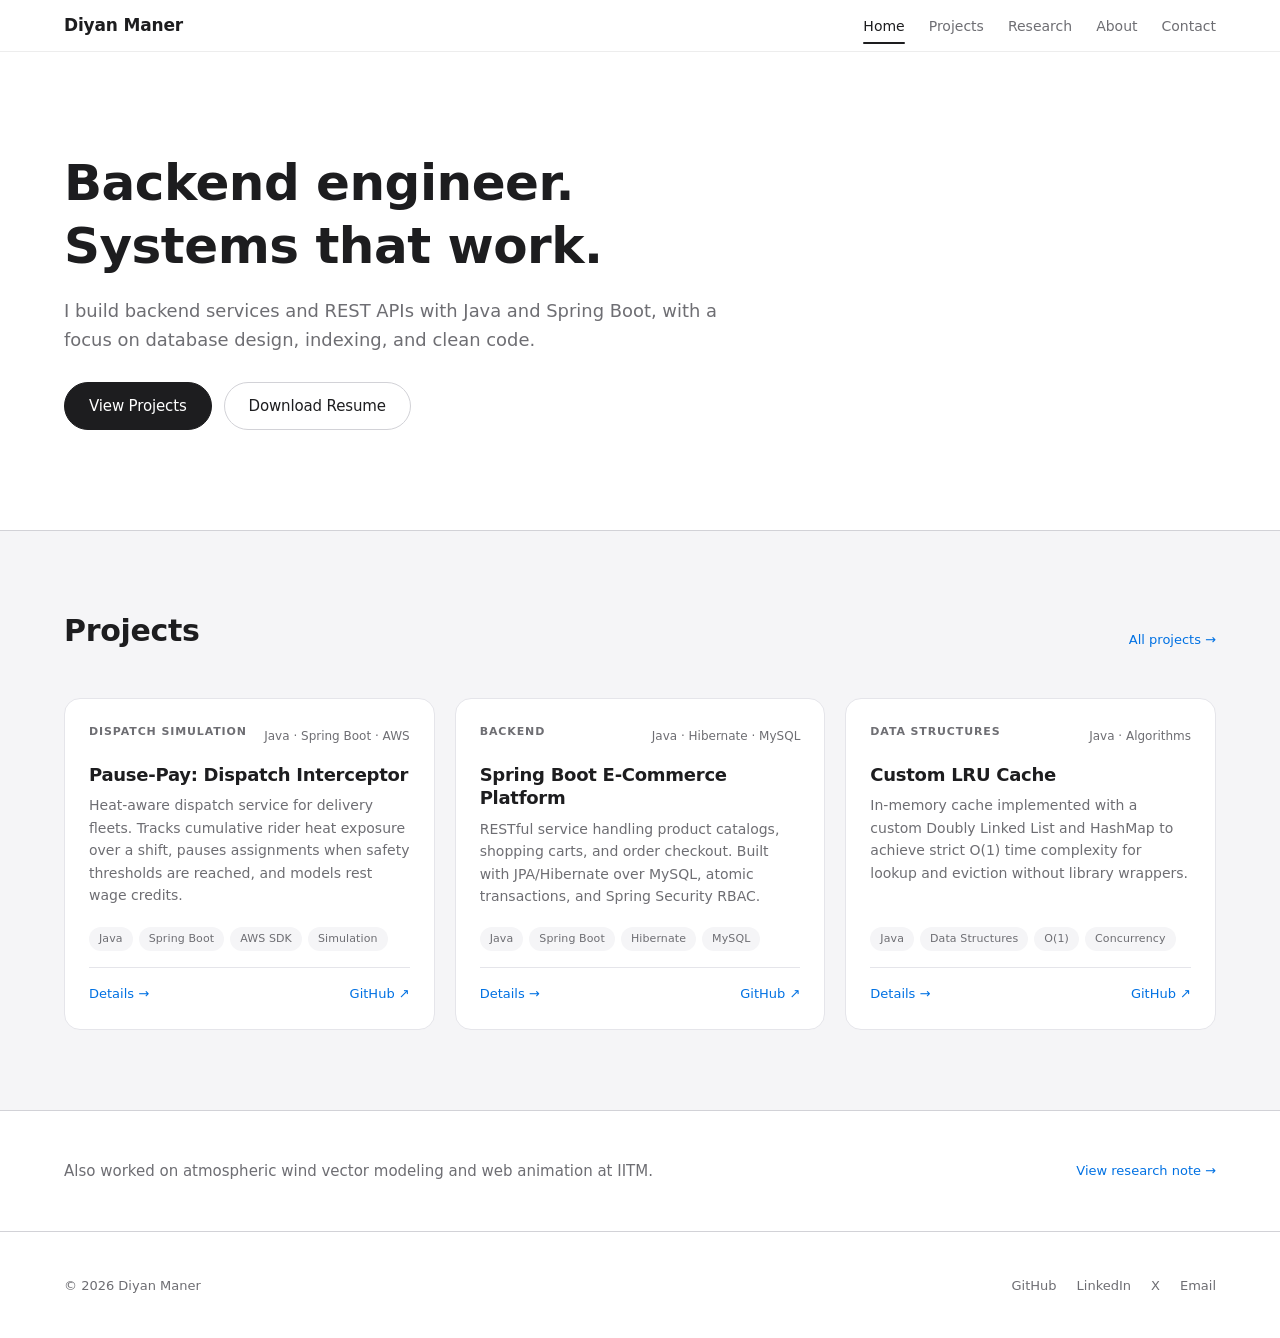
<file: index.html>
<!DOCTYPE html>
<html lang="en">
<head>
  <meta charset="UTF-8">
  <meta name="viewport" content="width=device-width, initial-scale=1.0">
  <title>Diyan Maner — Backend Developer</title>
  <meta name="description" content="Portfolio of Diyan Maner — Backend developer working with Java, Spring Boot, SQL, and database indexing.">
  <link rel="canonical" href="https://dynm13.github.io/">

  <meta property="og:type" content="website">
  <meta property="og:title" content="Diyan Maner — Backend Developer">
  <meta property="og:description" content="Backend developer working with Java, Spring Boot, SQL, and database indexing.">
  <meta property="og:url" content="https://dynm13.github.io/">

  <link rel="icon" type="image/svg+xml" href="assets/favicon.svg">

  <!-- Security & Anti-scrape -->
  <meta http-equiv="X-Content-Type-Options" content="nosniff">
  <meta http-equiv="X-Frame-Options" content="DENY">
  <meta http-equiv="Referrer-Policy" content="strict-origin-when-cross-origin">
  <meta http-equiv="Permissions-Policy" content="geolocation=(), microphone=(), camera=()">
  <meta http-equiv="Content-Security-Policy" content="default-src 'self'; style-src 'self' https://fonts.googleapis.com 'unsafe-inline'; font-src 'self' https://fonts.gstatic.com; script-src 'self'; img-src 'self' data:; frame-src https://www.oceansociety.in; connect-src 'none';">
  <meta name="robots" content="index, follow, noai, noimageai, noarchive">

  <link rel="preconnect" href="https://fonts.googleapis.com">
  <link rel="preconnect" href="https://fonts.gstatic.com" crossorigin>
  <link href="https://fonts.googleapis.com/css2?family=DM+Sans:ital,opsz,wght@0,9..40,400;0,9..40,500;0,9..40,600;0,9..40,700;1,9..40,400&display=swap" rel="stylesheet">

  <link rel="stylesheet" href="css/style.css">
</head>
<body>
  <a href="#main-content" class="skip-link">Skip to main content</a>

  <!-- Header -->
  <header class="site-header">
    <div class="container site-header__inner">
      <a href="index.html" class="brand" aria-label="Diyan Maner — Home">
        Diyan Maner
      </a>

      <button class="nav-toggle" aria-label="Toggle navigation menu" aria-expanded="false" aria-controls="primary-nav">
        <span class="nav-toggle__bar"></span>
        <span class="nav-toggle__bar"></span>
        <span class="nav-toggle__bar"></span>
      </button>

      <nav id="primary-nav" aria-label="Primary Navigation">
        <ul class="nav-links">
          <li><a href="index.html" class="nav-link active" aria-current="page">Home</a></li>
          <li><a href="projects.html" class="nav-link">Projects</a></li>
          <li><a href="research.html" class="nav-link">Research</a></li>
          <li><a href="about.html" class="nav-link">About</a></li>
          <li><a href="contact.html" class="nav-link">Contact</a></li>
        </ul>
      </nav>
    </div>
  </header>

  <main id="main-content">

    <!-- Hero -->
    <section class="hero section--bordered">
      <div class="container">
        <h1 class="hero__title">Backend engineer.<br>Systems that work.</h1>
        <p class="hero__subtitle">
          I build backend services and REST APIs with Java and Spring Boot, with a focus on database design, indexing, and clean code.
        </p>
        <div class="btn-group">
          <a href="projects.html" class="btn btn--primary">View Projects</a>
          <a href="assets/Diyan_Maner_Resume.pdf" class="btn btn--outline" download>Download Resume</a>
        </div>
      </div>
    </section>

    <!-- Featured Projects -->
    <section class="section section--alt section--bordered">
      <div class="container">
        <div class="section-header section-header--inline">
          <h2>Projects</h2>
          <a href="projects.html" class="card__link">All projects →</a>
        </div>

        <div class="grid">
          <!-- Pause-Pay -->
          <article class="card">
            <div class="card__header">
              <span class="eyebrow">Dispatch Simulation</span>
              <span class="card__date">Java · Spring Boot · AWS</span>
            </div>
            <h3 class="card__title">
              <a href="projects.html#project-pausepay">Pause-Pay: Dispatch Interceptor</a>
            </h3>
            <p class="card__description">
              Heat-aware dispatch service for delivery fleets. Tracks cumulative rider heat exposure over a shift, pauses assignments when safety thresholds are reached, and models rest wage credits.
            </p>
            <div class="card__tags">
              <span class="tag">Java</span>
              <span class="tag">Spring Boot</span>
              <span class="tag">AWS SDK</span>
              <span class="tag">Simulation</span>
            </div>
            <div class="card__footer">
              <a href="projects.html#project-pausepay" class="card__link">Details →</a>
              <a href="https://github.com/DynM13/Pause-Pay" target="_blank" rel="noopener noreferrer" class="card__link">GitHub ↗</a>
            </div>
          </article>

          <!-- E-Commerce -->
          <article class="card">
            <div class="card__header">
              <span class="eyebrow">Backend</span>
              <span class="card__date">Java · Hibernate · MySQL</span>
            </div>
            <h3 class="card__title">
              <a href="projects.html#project-ecommerce">Spring Boot E-Commerce Platform</a>
            </h3>
            <p class="card__description">
              RESTful service handling product catalogs, shopping carts, and order checkout. Built with JPA/Hibernate over MySQL, atomic transactions, and Spring Security RBAC.
            </p>
            <div class="card__tags">
              <span class="tag">Java</span>
              <span class="tag">Spring Boot</span>
              <span class="tag">Hibernate</span>
              <span class="tag">MySQL</span>
            </div>
            <div class="card__footer">
              <a href="projects.html#project-ecommerce" class="card__link">Details →</a>
              <a href="https://github.com/DynM13/Spring-Boot-Ecommerce-Platform" target="_blank" rel="noopener noreferrer" class="card__link">GitHub ↗</a>
            </div>
          </article>

          <!-- Custom LRU Cache -->
          <article class="card">
            <div class="card__header">
              <span class="eyebrow">Data Structures</span>
              <span class="card__date">Java · Algorithms</span>
            </div>
            <h3 class="card__title">
              <a href="projects.html#project-lru-cache">Custom LRU Cache</a>
            </h3>
            <p class="card__description">
              In-memory cache implemented with a custom Doubly Linked List and HashMap to achieve strict O(1) time complexity for lookup and eviction without library wrappers.
            </p>
            <div class="card__tags">
              <span class="tag">Java</span>
              <span class="tag">Data Structures</span>
              <span class="tag">O(1)</span>
              <span class="tag">Concurrency</span>
            </div>
            <div class="card__footer">
              <a href="projects.html#project-lru-cache" class="card__link">Details →</a>
              <a href="https://github.com/DynM13/custom-LRU-cache" target="_blank" rel="noopener noreferrer" class="card__link">GitHub ↗</a>
            </div>
          </article>
        </div>
      </div>
    </section>

    <!-- Subtle Research Note -->
    <section class="section" style="padding-block: 48px;">
      <div class="container" style="display: flex; justify-content: space-between; align-items: center; flex-wrap: wrap; gap: 16px;">
        <p class="text-muted" style="margin: 0; font-size: 15px;">
          Also worked on atmospheric wind vector modeling and web animation at IITM.
        </p>
        <a href="research.html" class="card__link">View research note →</a>
      </div>
    </section>

  </main>

  <!-- Footer -->
  <footer class="site-footer">
    <div class="container site-footer__inner">
      <p class="site-footer__copy">© 2026 Diyan Maner</p>
      <ul class="site-footer__links">
        <li><a href="https://github.com/DynM13" target="_blank" rel="noopener noreferrer">GitHub</a></li>
        <li><a href="https://www.linkedin.com/in/diyan-maner13/" target="_blank" rel="noopener noreferrer">LinkedIn</a></li>
        <li><a href="https://x.com/diyan1306" target="_blank" rel="noopener noreferrer">X</a></li>
        <li><a href="mailto:diyanmaner06@gmail.com">Email</a></li>
      </ul>
    </div>
  </footer>

  <script src="js/main.js"></script>
</body>
</html>
</file>
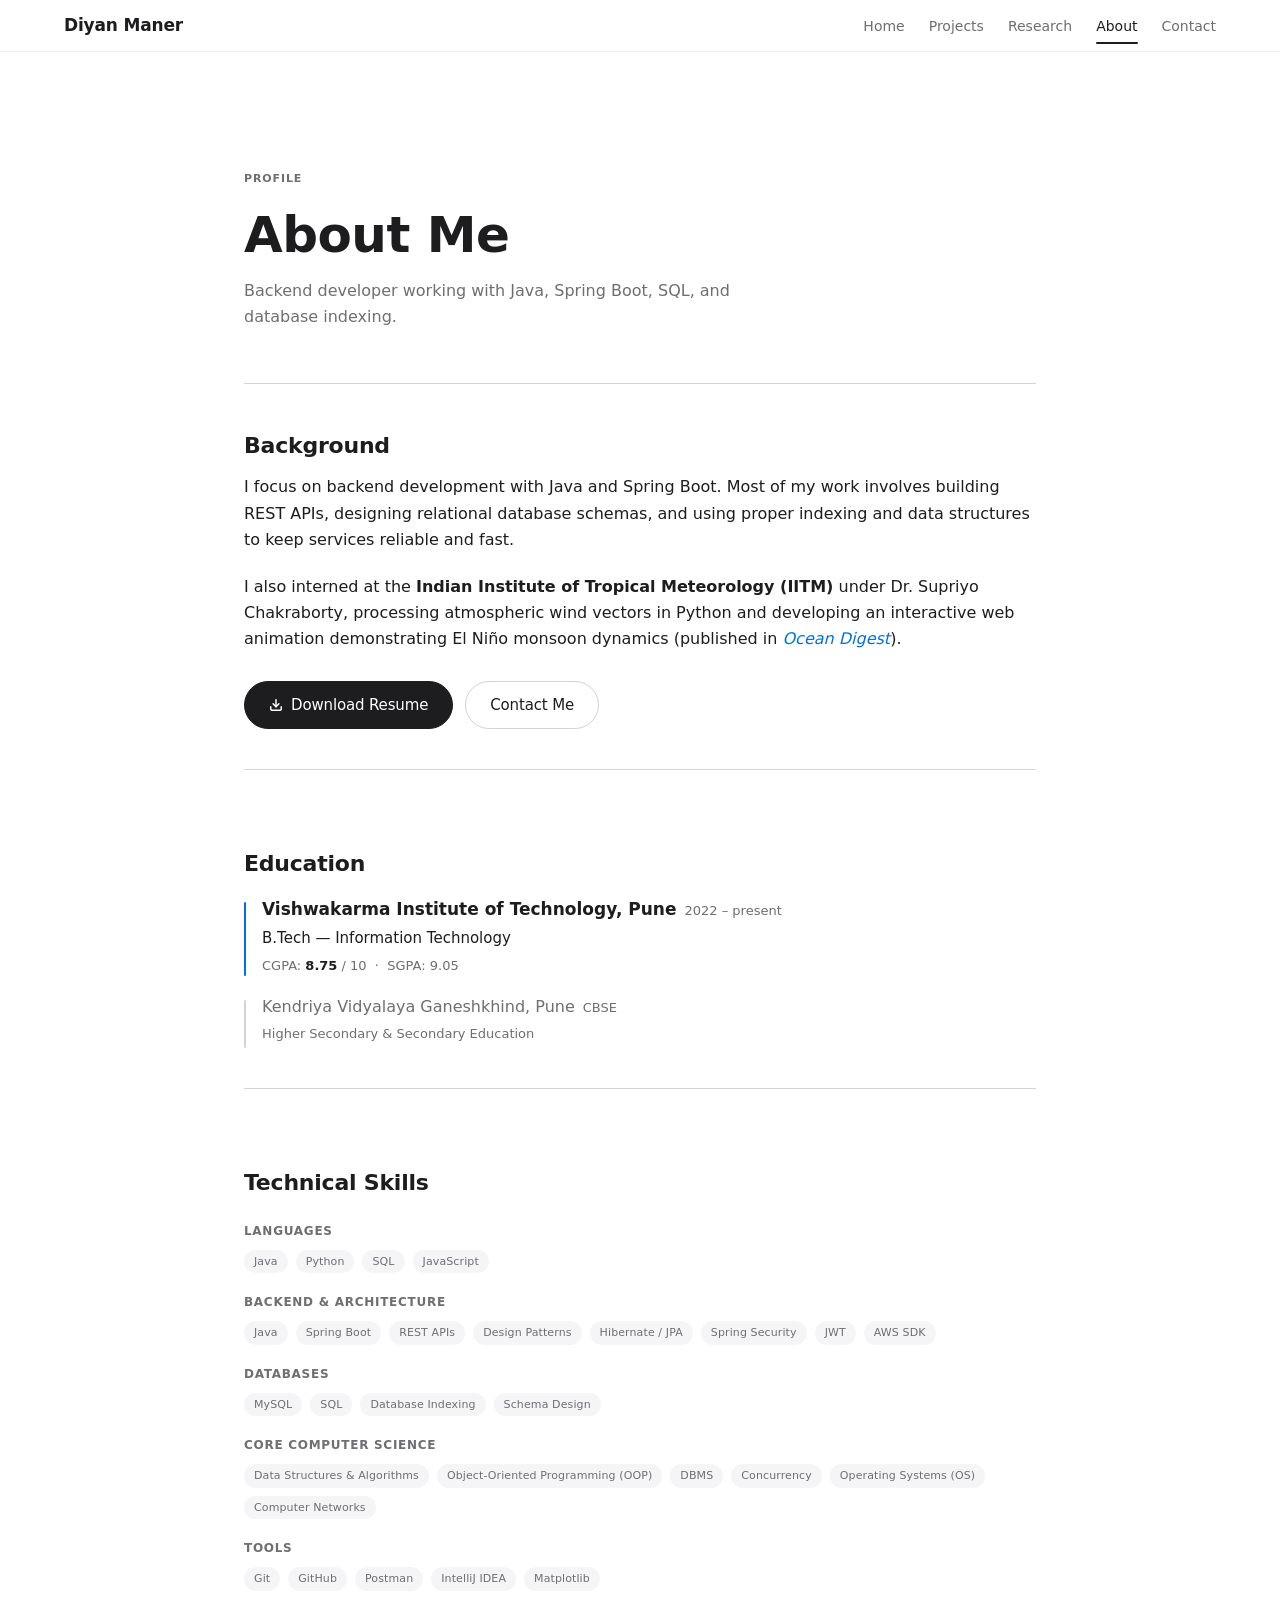
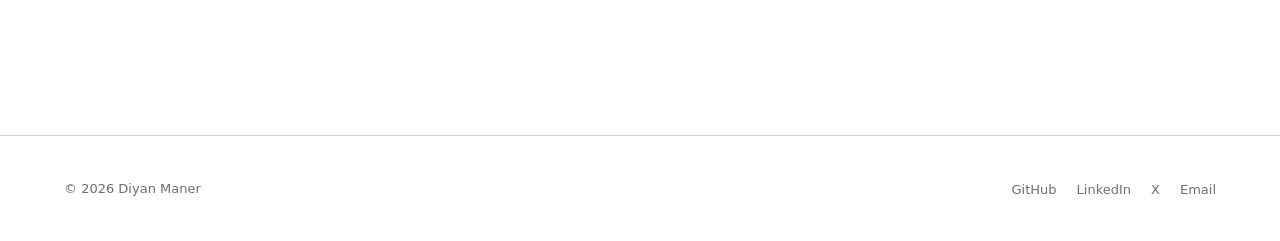
<file: about.html>
<!DOCTYPE html>
<html lang="en">
<head>
  <meta charset="UTF-8">
  <meta name="viewport" content="width=device-width, initial-scale=1.0">
  <title>About — Diyan Maner</title>
  <meta name="description" content="Background, education, and technical skills of Diyan Maner — backend Java developer and B.Tech IT student at VIT Pune.">
  <link rel="canonical" href="https://dynm13.github.io/about.html">

  <meta property="og:type" content="profile">
  <meta property="og:title" content="About — Diyan Maner">
  <meta property="og:description" content="Backend developer, IT student at VIT Pune, research intern at IITM.">
  <meta property="og:url" content="https://dynm13.github.io/about.html">

  <link rel="icon" type="image/svg+xml" href="assets/favicon.svg">

  <!-- Security & Anti-scrape -->
  <meta http-equiv="X-Content-Type-Options" content="nosniff">
  <meta http-equiv="X-Frame-Options" content="DENY">
  <meta http-equiv="Referrer-Policy" content="strict-origin-when-cross-origin">
  <meta http-equiv="Permissions-Policy" content="geolocation=(), microphone=(), camera=()">
  <meta http-equiv="Content-Security-Policy" content="default-src 'self'; style-src 'self' https://fonts.googleapis.com 'unsafe-inline'; font-src 'self' https://fonts.gstatic.com; script-src 'self'; img-src 'self' data:; frame-src https://www.oceansociety.in; connect-src 'none';">
  <meta name="robots" content="index, follow, noai, noimageai, noarchive">

  <link rel="preconnect" href="https://fonts.googleapis.com">
  <link rel="preconnect" href="https://fonts.gstatic.com" crossorigin>
  <link href="https://fonts.googleapis.com/css2?family=DM+Sans:ital,opsz,wght@0,9..40,400;0,9..40,500;0,9..40,600;0,9..40,700;1,9..40,400&display=swap" rel="stylesheet">
  <link rel="stylesheet" href="css/style.css">
</head>
<body>
  <a href="#main-content" class="skip-link">Skip to main content</a>

  <!-- Header -->
  <header class="site-header">
    <div class="container site-header__inner">
      <a href="index.html" class="brand" aria-label="Diyan Maner — Home">
        Diyan Maner
      </a>

      <button class="nav-toggle" aria-label="Toggle navigation menu" aria-expanded="false" aria-controls="primary-nav">
        <span class="nav-toggle__bar"></span>
        <span class="nav-toggle__bar"></span>
        <span class="nav-toggle__bar"></span>
      </button>

      <nav id="primary-nav" aria-label="Primary Navigation">
        <ul class="nav-links">
          <li><a href="index.html" class="nav-link">Home</a></li>
          <li><a href="projects.html" class="nav-link">Projects</a></li>
          <li><a href="research.html" class="nav-link">Research</a></li>
          <li><a href="about.html" class="nav-link active" aria-current="page">About</a></li>
          <li><a href="contact.html" class="nav-link">Contact</a></li>
        </ul>
      </nav>
    </div>
  </header>

  <main id="main-content">
    <div class="container article-content">

      <!-- Page Header -->
      <div style="padding-top: 64px; margin-bottom: 40px; border-bottom: 1px solid var(--border); padding-bottom: 32px;">
        <span class="eyebrow">Profile</span>
        <h1 style="margin-top: 8px; margin-bottom: 12px;">About Me</h1>
        <p style="color: var(--text-muted); max-width: 540px;">
          Backend developer working with Java, Spring Boot, SQL, and database indexing.
        </p>
      </div>

      <!-- Background -->
      <section style="margin-bottom: 40px;">
        <h2 style="font-size: 22px; margin-bottom: 14px;">Background</h2>
        <p>
          I focus on backend development with Java and Spring Boot. Most of my work involves building REST APIs, designing relational database schemas, and using proper indexing and data structures to keep services reliable and fast.
        </p>
        <p style="margin-top: 12px;">
          I also interned at the <strong>Indian Institute of Tropical Meteorology (IITM)</strong> under Dr. Supriyo Chakraborty, processing atmospheric wind vectors in Python and developing an interactive web animation demonstrating El Niño monsoon dynamics (published in <a href="https://www.oceansociety.in/docs/ocean/ocean_digest/2026/Ocean_Digest_June_2026.pdf" target="_blank" rel="noopener noreferrer"><em>Ocean Digest</em></a>).
        </p>
        <div class="btn-group">
          <a href="assets/Diyan_Maner_Resume.pdf" class="btn btn--primary" download>
            <svg width="14" height="14" viewBox="0 0 24 24" fill="none" stroke="currentColor" stroke-width="2.5" stroke-linecap="round" stroke-linejoin="round" aria-hidden="true"><path d="M21 15v4a2 2 0 0 1-2 2H5a2 2 0 0 1-2-2v-4"/><polyline points="7 10 12 15 17 10"/><line x1="12" y1="15" x2="12" y2="3"/></svg>
            Download Resume
          </a>
          <a href="contact.html" class="btn btn--outline">Contact Me</a>
        </div>
      </section>

      <!-- Education -->
      <section style="margin-bottom: 40px; padding-top: 32px; border-top: 1px solid var(--border);">
        <h2 style="font-size: 22px; margin-bottom: 20px;">Education</h2>

        <div style="display: flex; flex-direction: column; gap: 20px;">
          <!-- VIT -->
          <div style="display: flex; gap: 16px; align-items: flex-start;">
            <div style="width: 2px; background: var(--accent); border-radius: 2px; flex-shrink: 0; margin-top: 4px; align-self: stretch; min-height: 48px;"></div>
            <div>
              <div style="display: flex; justify-content: space-between; align-items: baseline; flex-wrap: wrap; gap: 8px;">
                <h3 style="font-size: 17px; margin: 0; font-weight: 600;">Vishwakarma Institute of Technology, Pune</h3>
                <span class="text-muted" style="font-size: 13px;">2022 – present</span>
              </div>
              <p style="margin: 4px 0 0; font-size: 15px;">B.Tech — Information Technology</p>
              <p class="text-muted" style="margin: 4px 0 0; font-size: 13px;">CGPA: <strong style="color: var(--text);">8.75</strong> / 10 &nbsp;·&nbsp; SGPA: 9.05</p>
            </div>
          </div>

          <!-- KV -->
          <div style="display: flex; gap: 16px; align-items: flex-start;">
            <div style="width: 2px; background: var(--border); border-radius: 2px; flex-shrink: 0; margin-top: 4px; align-self: stretch; min-height: 48px;"></div>
            <div>
              <div style="display: flex; justify-content: space-between; align-items: baseline; flex-wrap: wrap; gap: 8px;">
                <h3 style="font-size: 16px; margin: 0; font-weight: 500; color: var(--text-muted);">Kendriya Vidyalaya Ganeshkhind, Pune</h3>
                <span class="text-muted" style="font-size: 13px;">CBSE</span>
              </div>
              <p class="text-muted" style="margin: 4px 0 0; font-size: 13px;">Higher Secondary &amp; Secondary Education</p>
            </div>
          </div>
        </div>
      </section>

      <!-- Technical Skills -->
      <section style="padding-top: 32px; border-top: 1px solid var(--border); padding-bottom: 64px;">
        <h2 style="font-size: 22px; margin-bottom: 24px;">Technical Skills</h2>

        <div style="display: flex; flex-direction: column; gap: 20px;">
          <div>
            <p style="font-size: 12px; font-weight: 700; letter-spacing: 0.06em; text-transform: uppercase; color: var(--text-muted); margin-bottom: 8px;">Languages</p>
            <div class="skills-list">
              <span class="tag">Java</span>
              <span class="tag">Python</span>
              <span class="tag">SQL</span>
              <span class="tag">JavaScript</span>
            </div>
          </div>

          <div>
            <p style="font-size: 12px; font-weight: 700; letter-spacing: 0.06em; text-transform: uppercase; color: var(--text-muted); margin-bottom: 8px;">Backend &amp; Architecture</p>
            <div class="skills-list">
              <span class="tag">Java</span>
              <span class="tag">Spring Boot</span>
              <span class="tag">REST APIs</span>
              <span class="tag">Design Patterns</span>
              <span class="tag">Hibernate / JPA</span>
              <span class="tag">Spring Security</span>
              <span class="tag">JWT</span>
              <span class="tag">AWS SDK</span>
            </div>
          </div>

          <div>
            <p style="font-size: 12px; font-weight: 700; letter-spacing: 0.06em; text-transform: uppercase; color: var(--text-muted); margin-bottom: 8px;">Databases</p>
            <div class="skills-list">
              <span class="tag">MySQL</span>
              <span class="tag">SQL</span>
              <span class="tag">Database Indexing</span>
              <span class="tag">Schema Design</span>
            </div>
          </div>

          <div>
            <p style="font-size: 12px; font-weight: 700; letter-spacing: 0.06em; text-transform: uppercase; color: var(--text-muted); margin-bottom: 8px;">Core Computer Science</p>
            <div class="skills-list">
              <span class="tag">Data Structures &amp; Algorithms</span>
              <span class="tag">Object-Oriented Programming (OOP)</span>
              <span class="tag">DBMS</span>
              <span class="tag">Concurrency</span>
              <span class="tag">Operating Systems (OS)</span>
              <span class="tag">Computer Networks</span>
            </div>
          </div>

          <div>
            <p style="font-size: 12px; font-weight: 700; letter-spacing: 0.06em; text-transform: uppercase; color: var(--text-muted); margin-bottom: 8px;">Tools</p>
            <div class="skills-list">
              <span class="tag">Git</span>
              <span class="tag">GitHub</span>
              <span class="tag">Postman</span>
              <span class="tag">IntelliJ IDEA</span>
              <span class="tag">Matplotlib</span>
            </div>
          </div>
        </div>
      </section>

    </div>
  </main>

  <!-- Footer -->
  <footer class="site-footer">
    <div class="container site-footer__inner">
      <p class="site-footer__copy">© 2026 Diyan Maner</p>
      <ul class="site-footer__links">
        <li><a href="https://github.com/DynM13" target="_blank" rel="noopener noreferrer">GitHub</a></li>
        <li><a href="https://www.linkedin.com/in/diyan-maner13/" target="_blank" rel="noopener noreferrer">LinkedIn</a></li>
        <li><a href="https://x.com/diyan1306" target="_blank" rel="noopener noreferrer">X</a></li>
        <li><a href="mailto:diyanmaner06@gmail.com">Email</a></li>
      </ul>
    </div>
  </footer>

  <script src="js/main.js"></script>
</body>
</html>
</file>
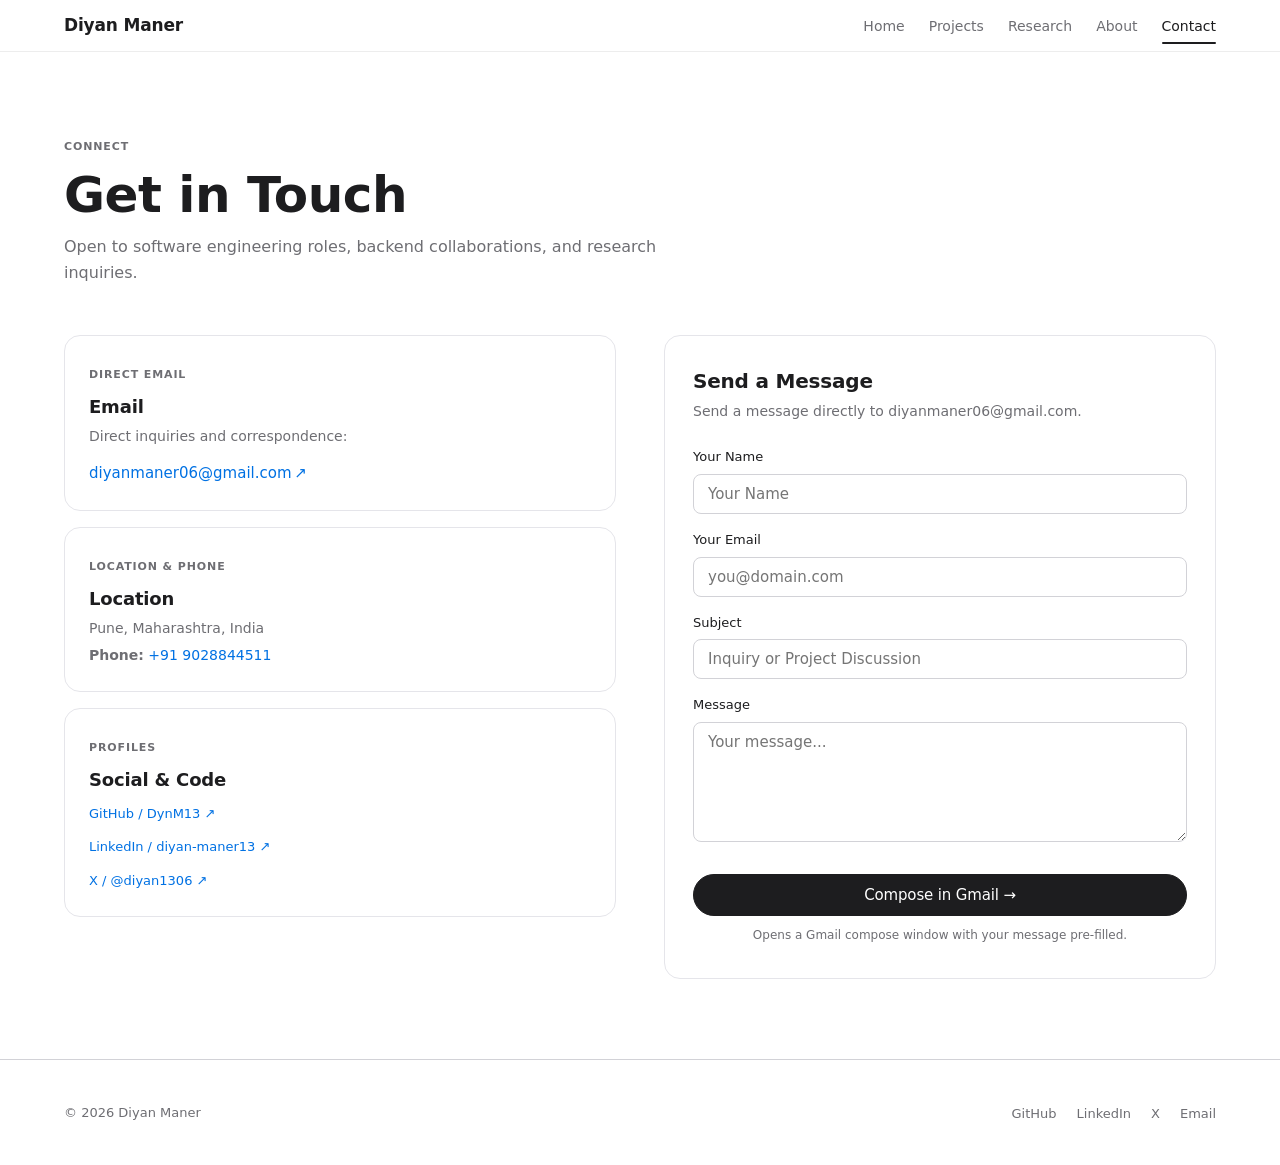
<file: contact.html>
<!DOCTYPE html>
<html lang="en">
<head>
  <meta charset="UTF-8">
  <meta name="viewport" content="width=device-width, initial-scale=1.0">
  <title>Contact — Diyan Maner</title>
  <meta name="description" content="Get in touch with Diyan Maner for software engineering opportunities, backend collaborations, and research discussions.">
  <link rel="canonical" href="https://dynm13.github.io/contact.html">

  <meta property="og:type" content="website">
  <meta property="og:title" content="Contact — Diyan Maner">
  <meta property="og:description" content="Get in touch with Diyan Maner for backend engineering roles and collaborations.">
  <meta property="og:url" content="https://dynm13.github.io/contact.html">

  <link rel="icon" type="image/svg+xml" href="assets/favicon.svg">

  <!-- Security & Anti-scrape -->
  <meta http-equiv="X-Content-Type-Options" content="nosniff">
  <meta http-equiv="X-Frame-Options" content="DENY">
  <meta http-equiv="Referrer-Policy" content="strict-origin-when-cross-origin">
  <meta http-equiv="Permissions-Policy" content="geolocation=(), microphone=(), camera=()">
  <meta http-equiv="Content-Security-Policy" content="default-src 'self'; style-src 'self' https://fonts.googleapis.com 'unsafe-inline'; font-src 'self' https://fonts.gstatic.com; script-src 'self'; img-src 'self' data:; frame-src https://www.oceansociety.in; connect-src https://mail.google.com;">
  <meta name="robots" content="index, follow, noai, noimageai, noarchive">

  <link rel="preconnect" href="https://fonts.googleapis.com">
  <link rel="preconnect" href="https://fonts.gstatic.com" crossorigin>
  <link href="https://fonts.googleapis.com/css2?family=DM+Sans:ital,opsz,wght@0,9..40,400;0,9..40,500;0,9..40,600;0,9..40,700;1,9..40,400&display=swap" rel="stylesheet">
  <link rel="stylesheet" href="css/style.css">
</head>
<body>
  <a href="#main-content" class="skip-link">Skip to main content</a>

  <!-- Header -->
  <header class="site-header">
    <div class="container site-header__inner">
      <a href="index.html" class="brand" aria-label="Diyan Maner — Home">
        Diyan Maner
      </a>

      <button class="nav-toggle" aria-label="Toggle navigation menu" aria-expanded="false" aria-controls="primary-nav">
        <span class="nav-toggle__bar"></span>
        <span class="nav-toggle__bar"></span>
        <span class="nav-toggle__bar"></span>
      </button>

      <nav id="primary-nav" aria-label="Primary Navigation">
        <ul class="nav-links">
          <li><a href="index.html" class="nav-link">Home</a></li>
          <li><a href="projects.html" class="nav-link">Projects</a></li>
          <li><a href="research.html" class="nav-link">Research</a></li>
          <li><a href="about.html" class="nav-link">About</a></li>
          <li><a href="contact.html" class="nav-link active" aria-current="page">Contact</a></li>
        </ul>
      </nav>
    </div>
  </header>

  <main id="main-content">
    <section class="section">
      <div class="container">
        <div class="section-header">
          <span class="eyebrow">Connect</span>
          <h1>Get in Touch</h1>
          <p>
            Open to software engineering roles, backend collaborations, and research inquiries.
          </p>
        </div>

        <div class="contact-container">
          <!-- Left: Contact Details -->
          <div>
            <div class="contact-card">
              <span class="eyebrow">Direct Email</span>
              <h2 style="font-size: 18px; margin: 4px 0 6px;">Email</h2>
              <p class="text-muted" style="margin-bottom: 12px; font-size: 14px;">
                Direct inquiries and correspondence:
              </p>
              <a id="email-link" class="card__link" style="font-size: 15px; cursor: pointer;" data-u="diyanmaner06" data-d="gmail.com">
                <span id="email-display">diyanmaner06&#64;gmail&#46;com</span> ↗
              </a>
            </div>

            <div class="contact-card">
              <span class="eyebrow">Location &amp; Phone</span>
              <h2 style="font-size: 18px; margin: 4px 0 6px;">Location</h2>
              <p class="text-muted" style="font-size: 14px; margin-bottom: 4px;">
                Pune, Maharashtra, India
              </p>
              <p class="text-muted" style="font-size: 14px;">
                <strong>Phone:</strong> <a href="tel:+919028844511">+91 9028844511</a>
              </p>
            </div>

            <div class="contact-card">
              <span class="eyebrow">Profiles</span>
              <h2 style="font-size: 18px; margin: 4px 0 8px;">Social &amp; Code</h2>
              <ul style="list-style: none; display: flex; flex-direction: column; gap: 8px;">
                <li>
                  <a href="https://github.com/DynM13" target="_blank" rel="noopener noreferrer" class="card__link">
                    GitHub / DynM13 ↗
                  </a>
                </li>
                <li>
                  <a href="https://www.linkedin.com/in/diyan-maner13/" target="_blank" rel="noopener noreferrer" class="card__link">
                    LinkedIn / diyan-maner13 ↗
                  </a>
                </li>
                <li>
                  <a href="https://x.com/diyan1306" target="_blank" rel="noopener noreferrer" class="card__link">
                    X / @diyan1306 ↗
                  </a>
                </li>
              </ul>
            </div>
          </div>

          <!-- Right: Contact Form -->
          <div>
            <div class="card" style="padding: 32px 28px;">
              <h2 style="font-size: 20px; margin-bottom: 6px;">Send a Message</h2>
              <p class="text-muted" style="font-size: 14px; margin-bottom: 24px;">
                Send a message directly to diyanmaner06@gmail.com.
              </p>

              <form id="contact-form" novalidate>
                <div class="form-group">
                  <label for="contact-name" class="form-label">Your Name</label>
                  <input type="text" id="contact-name" class="form-input" placeholder="Your Name" required>
                </div>

                <div class="form-group">
                  <label for="contact-email" class="form-label">Your Email</label>
                  <input type="email" id="contact-email" class="form-input" placeholder="you@domain.com" required>
                </div>

                <div class="form-group">
                  <label for="contact-subject" class="form-label">Subject</label>
                  <input type="text" id="contact-subject" class="form-input" placeholder="Inquiry or Project Discussion">
                </div>

                <div class="form-group">
                  <label for="contact-message" class="form-label">Message</label>
                  <textarea id="contact-message" class="form-textarea" placeholder="Your message..." required></textarea>
                </div>

                <button type="submit" class="btn btn--primary" style="width: 100%; margin-top: 8px;">
                  Compose in Gmail →
                </button>

                <p class="text-muted" style="font-size: 12px; margin-top: 10px; text-align: center;">
                  Opens a Gmail compose window with your message pre-filled.
                </p>
              </form>
            </div>
          </div>
        </div>
      </div>
    </section>
  </main>

  <!-- Footer -->
  <footer class="site-footer">
    <div class="container site-footer__inner">
      <p class="site-footer__copy">© 2026 Diyan Maner</p>
      <ul class="site-footer__links">
        <li><a href="https://github.com/DynM13" target="_blank" rel="noopener noreferrer">GitHub</a></li>
        <li><a href="https://www.linkedin.com/in/diyan-maner13/" target="_blank" rel="noopener noreferrer">LinkedIn</a></li>
        <li><a href="https://x.com/diyan1306" target="_blank" rel="noopener noreferrer">X</a></li>
        <li><a href="mailto:diyanmaner06@gmail.com">Email</a></li>
      </ul>
    </div>
  </footer>

  <script src="js/main.js"></script>
</body>
</html>
</file>
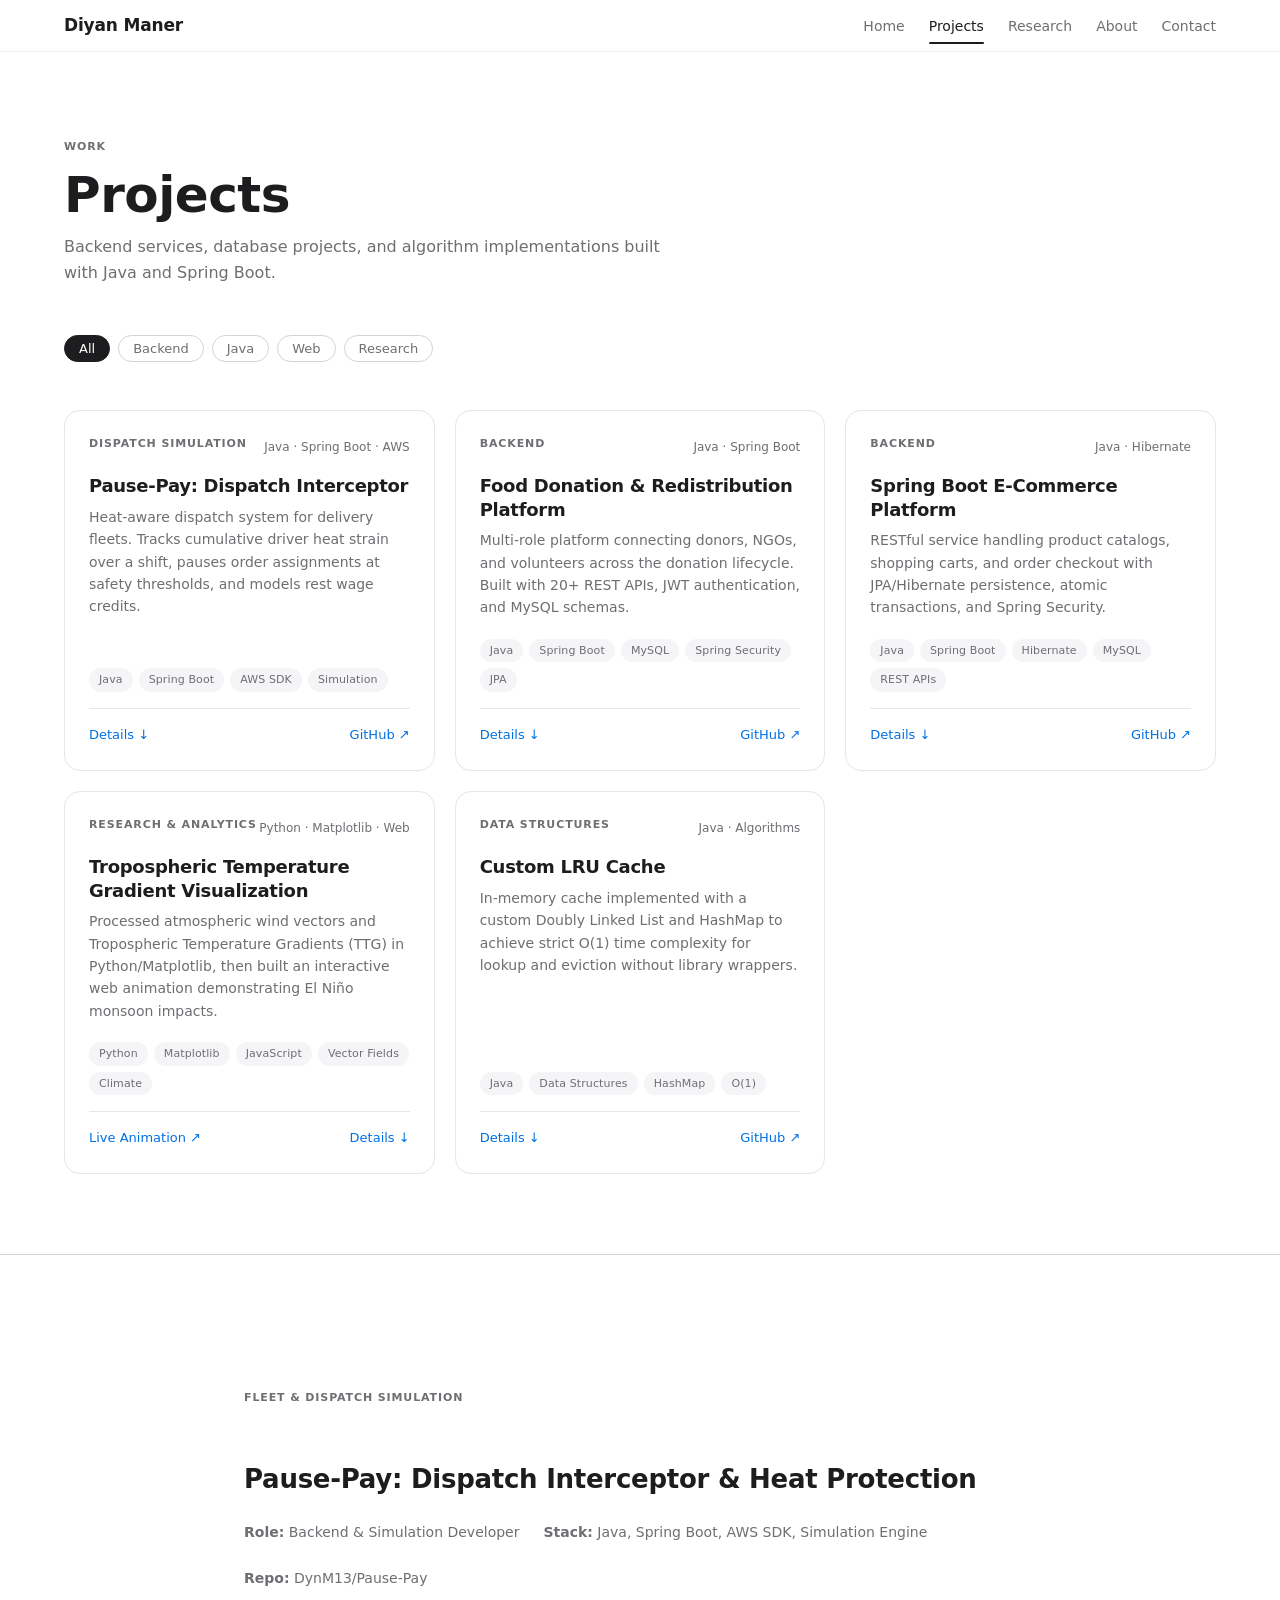
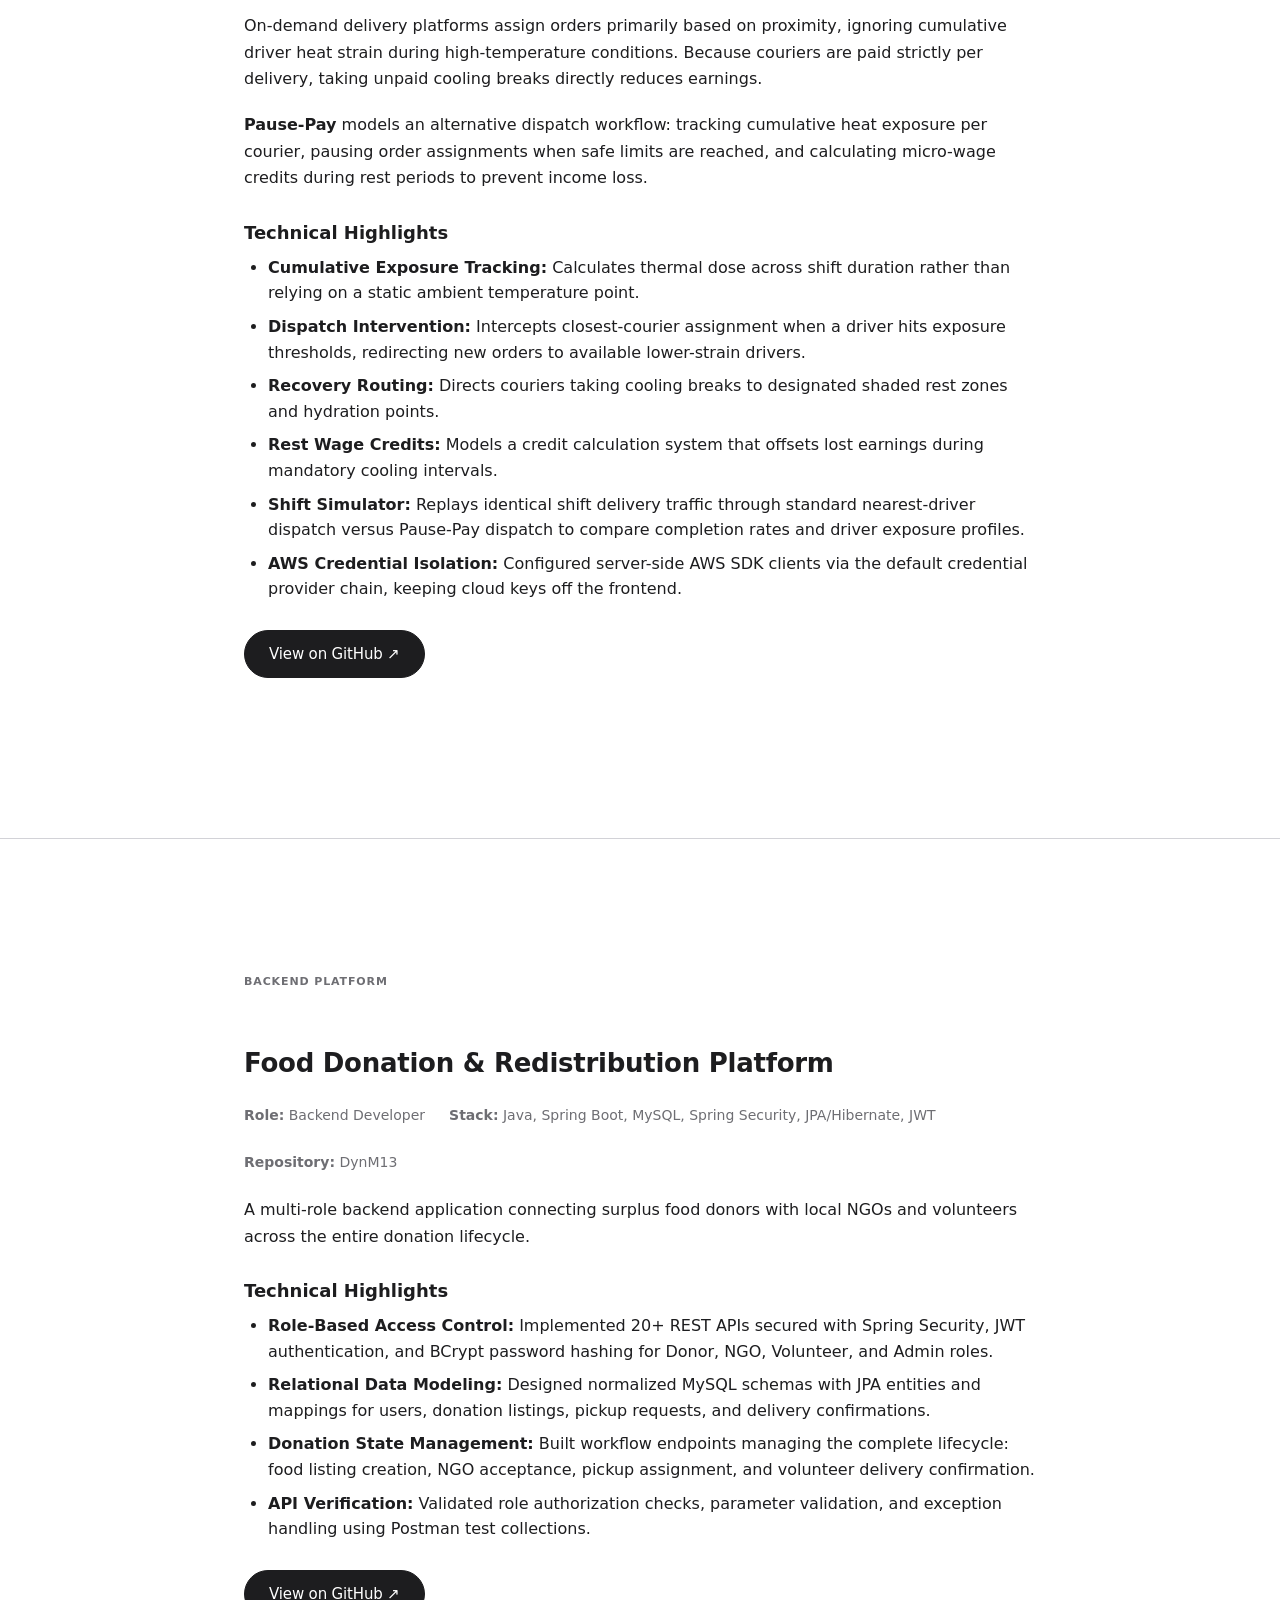
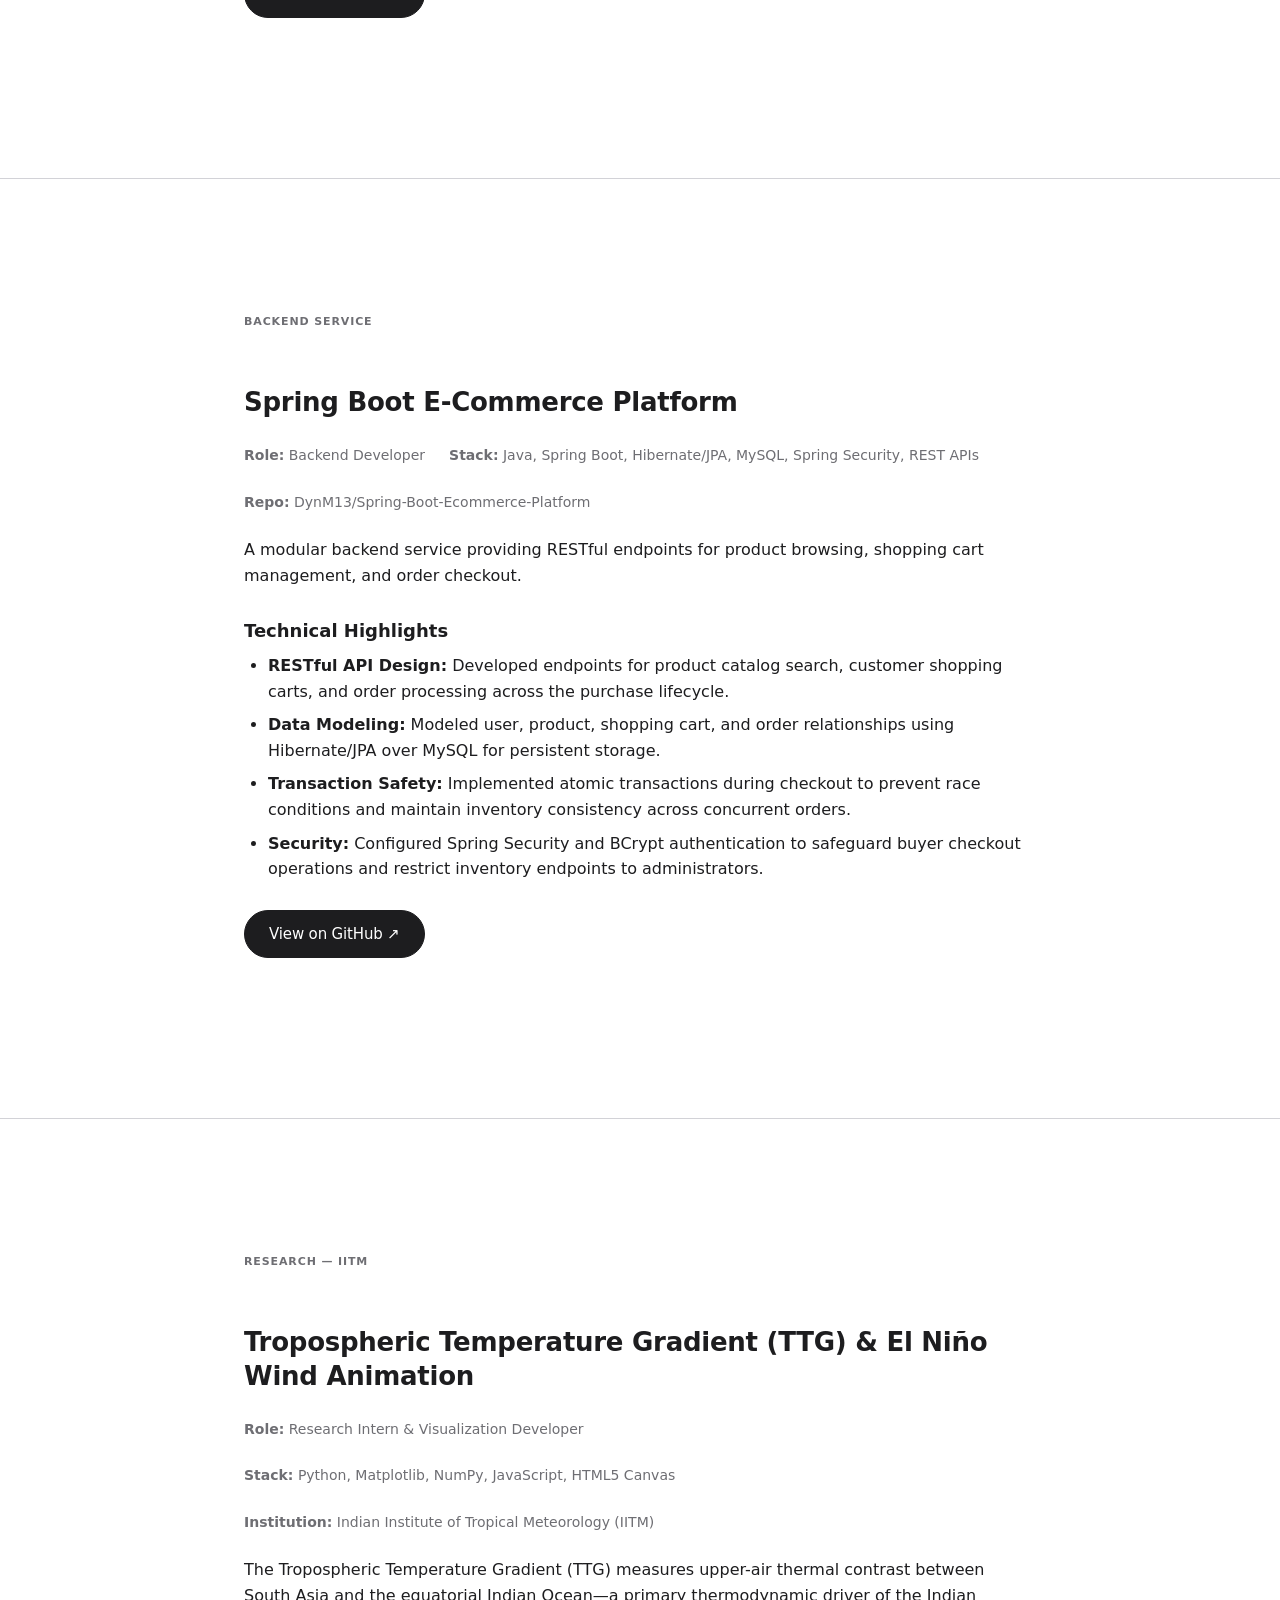
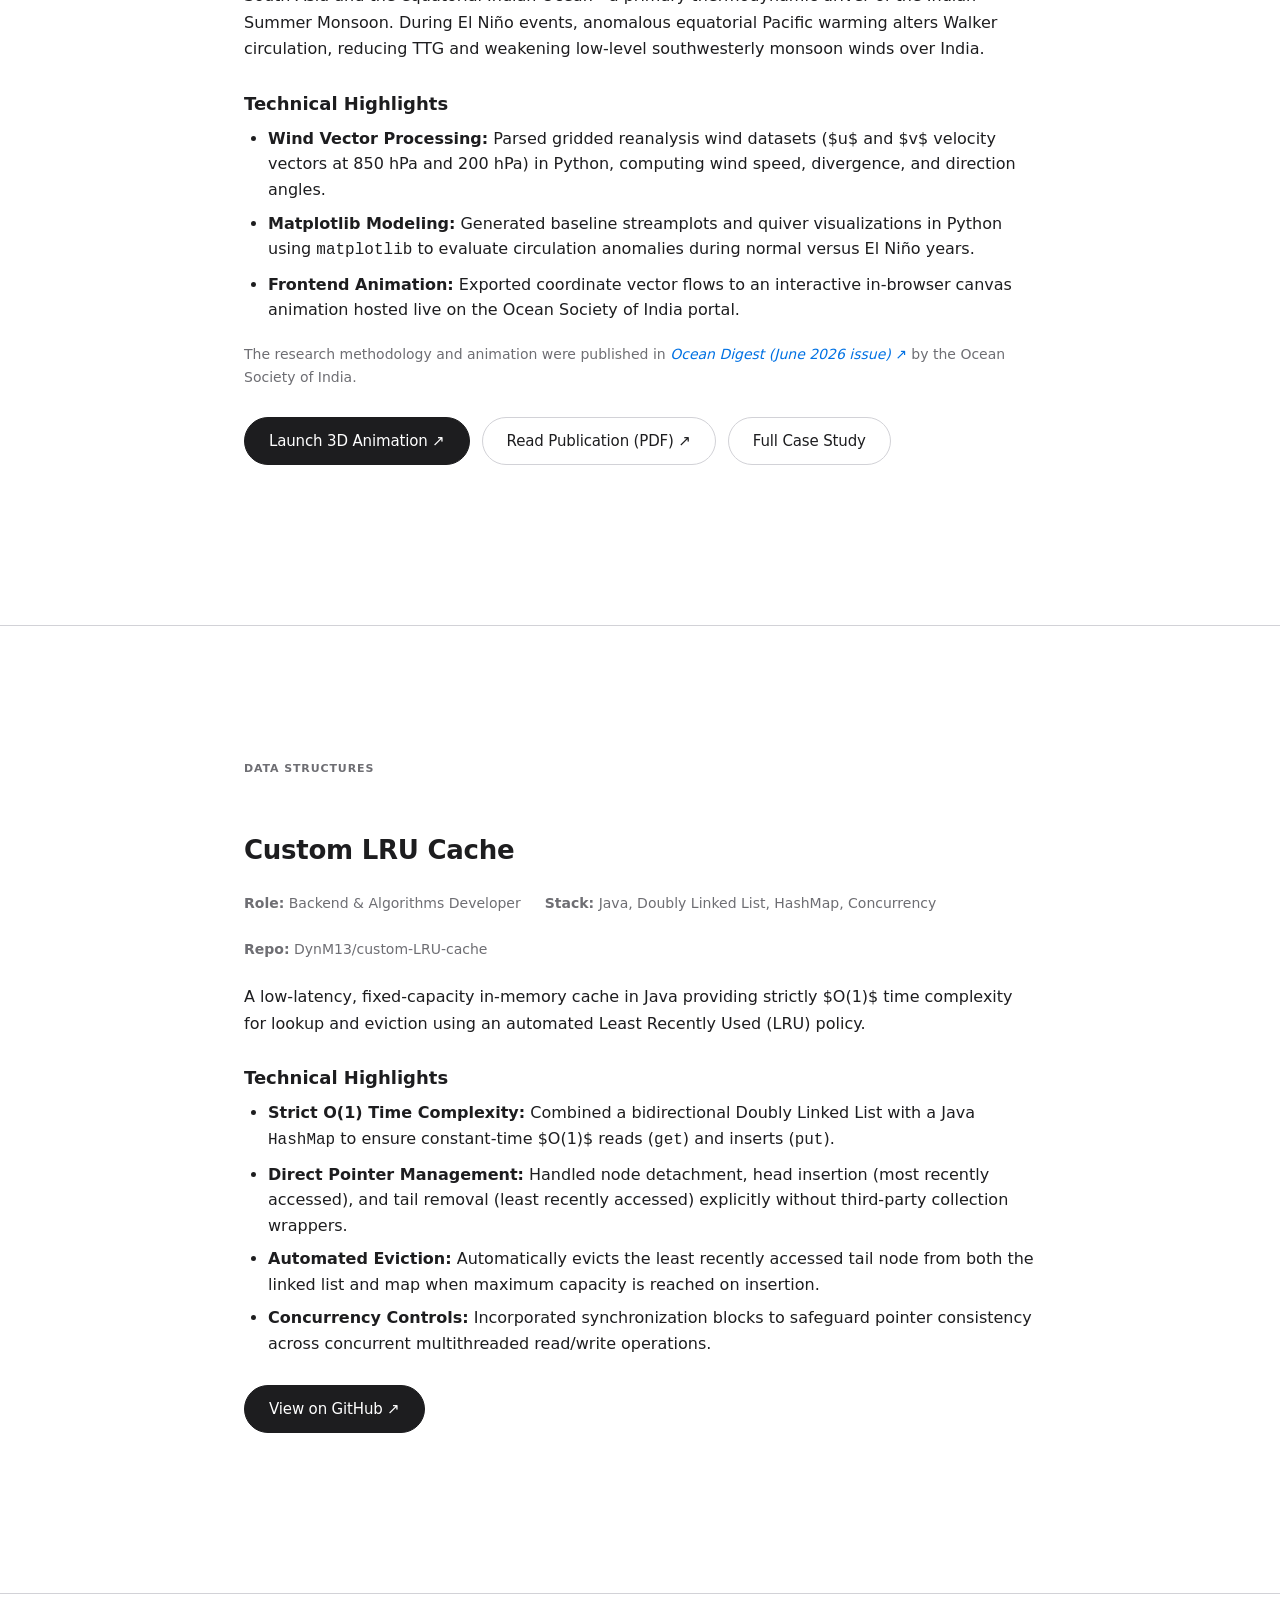
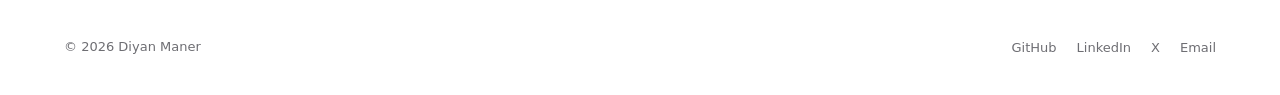
<file: projects.html>
<!DOCTYPE html>
<html lang="en">
<head>
  <meta charset="UTF-8">
  <meta name="viewport" content="width=device-width, initial-scale=1.0">
  <title>Projects — Diyan Maner</title>
  <meta name="description" content="Backend projects by Diyan Maner — Java, Spring Boot APIs, relational database schemas, SQL indexing, and design patterns.">
  <link rel="canonical" href="https://dynm13.github.io/projects.html">

  <meta property="og:type" content="website">
  <meta property="og:title" content="Projects — Diyan Maner">
  <meta property="og:description" content="Java, Spring Boot APIs, relational database schemas, SQL indexing, and design patterns.">
  <meta property="og:url" content="https://dynm13.github.io/projects.html">

  <link rel="icon" type="image/svg+xml" href="assets/favicon.svg">

  <!-- Security & Anti-scrape -->
  <meta http-equiv="X-Content-Type-Options" content="nosniff">
  <meta http-equiv="X-Frame-Options" content="DENY">
  <meta http-equiv="Referrer-Policy" content="strict-origin-when-cross-origin">
  <meta http-equiv="Permissions-Policy" content="geolocation=(), microphone=(), camera=()">
  <meta http-equiv="Content-Security-Policy" content="default-src 'self'; style-src 'self' https://fonts.googleapis.com 'unsafe-inline'; font-src 'self' https://fonts.gstatic.com; script-src 'self'; img-src 'self' data:; frame-src https://www.oceansociety.in; connect-src 'none';">
  <meta name="robots" content="index, follow, noai, noimageai, noarchive">

  <link rel="preconnect" href="https://fonts.googleapis.com">
  <link rel="preconnect" href="https://fonts.gstatic.com" crossorigin>
  <link href="https://fonts.googleapis.com/css2?family=DM+Sans:ital,opsz,wght@0,9..40,400;0,9..40,500;0,9..40,600;0,9..40,700;1,9..40,400&display=swap" rel="stylesheet">
  <link rel="stylesheet" href="css/style.css">
</head>
<body>
  <a href="#main-content" class="skip-link">Skip to main content</a>

  <!-- Header -->
  <header class="site-header">
    <div class="container site-header__inner">
      <a href="index.html" class="brand" aria-label="Diyan Maner — Home">
        Diyan Maner
      </a>

      <button class="nav-toggle" aria-label="Toggle navigation menu" aria-expanded="false" aria-controls="primary-nav">
        <span class="nav-toggle__bar"></span>
        <span class="nav-toggle__bar"></span>
        <span class="nav-toggle__bar"></span>
      </button>

      <nav id="primary-nav" aria-label="Primary Navigation">
        <ul class="nav-links">
          <li><a href="index.html" class="nav-link">Home</a></li>
          <li><a href="projects.html" class="nav-link active" aria-current="page">Projects</a></li>
          <li><a href="research.html" class="nav-link">Research</a></li>
          <li><a href="about.html" class="nav-link">About</a></li>
          <li><a href="contact.html" class="nav-link">Contact</a></li>
        </ul>
      </nav>
    </div>
  </header>

  <main id="main-content">

    <!-- Projects Header + Grid -->
    <section class="section section--bordered">
      <div class="container">
        <div class="section-header">
          <span class="eyebrow">Work</span>
          <h1>Projects</h1>
          <p>Backend services, database projects, and algorithm implementations built with Java and Spring Boot.</p>
        </div>

        <!-- Filter Chips -->
        <div class="filter-bar" role="group" aria-label="Filter by category">
          <button class="filter-chip active" data-filter="all">All</button>
          <button class="filter-chip" data-filter="backend">Backend</button>
          <button class="filter-chip" data-filter="java">Java</button>
          <button class="filter-chip" data-filter="web">Web</button>
          <button class="filter-chip" data-filter="research">Research</button>
        </div>

        <!-- Grid -->
        <div class="grid" id="projects-grid">

          <!-- Pause-Pay -->
          <article class="card project-card" data-category="backend java web" id="card-pausepay">
            <div class="card__header">
              <span class="eyebrow">Dispatch Simulation</span>
              <span class="card__date">Java · Spring Boot · AWS</span>
            </div>
            <h2 class="card__title">
              <a href="#project-pausepay">Pause-Pay: Dispatch Interceptor</a>
            </h2>
            <p class="card__description">
              Heat-aware dispatch system for delivery fleets. Tracks cumulative driver heat strain over a shift, pauses order assignments at safety thresholds, and models rest wage credits.
            </p>
            <div class="card__tags">
              <span class="tag">Java</span>
              <span class="tag">Spring Boot</span>
              <span class="tag">AWS SDK</span>
              <span class="tag">Simulation</span>
            </div>
            <div class="card__footer">
              <a href="#project-pausepay" class="card__link">Details ↓</a>
              <a href="https://github.com/DynM13/Pause-Pay" target="_blank" rel="noopener noreferrer" class="card__link">GitHub ↗</a>
            </div>
          </article>

          <!-- Food Donation -->
          <article class="card project-card" data-category="backend java" id="card-food-donation">
            <div class="card__header">
              <span class="eyebrow">Backend</span>
              <span class="card__date">Java · Spring Boot</span>
            </div>
            <h2 class="card__title">
              <a href="#project-food-donation">Food Donation &amp; Redistribution Platform</a>
            </h2>
            <p class="card__description">
              Multi-role platform connecting donors, NGOs, and volunteers across the donation lifecycle. Built with 20+ REST APIs, JWT authentication, and MySQL schemas.
            </p>
            <div class="card__tags">
              <span class="tag">Java</span>
              <span class="tag">Spring Boot</span>
              <span class="tag">MySQL</span>
              <span class="tag">Spring Security</span>
              <span class="tag">JPA</span>
            </div>
            <div class="card__footer">
              <a href="#project-food-donation" class="card__link">Details ↓</a>
              <a href="https://github.com/DynM13" target="_blank" rel="noopener noreferrer" class="card__link">GitHub ↗</a>
            </div>
          </article>

          <!-- E-Commerce -->
          <article class="card project-card" data-category="backend java" id="card-ecommerce">
            <div class="card__header">
              <span class="eyebrow">Backend</span>
              <span class="card__date">Java · Hibernate</span>
            </div>
            <h2 class="card__title">
              <a href="#project-ecommerce">Spring Boot E-Commerce Platform</a>
            </h2>
            <p class="card__description">
              RESTful service handling product catalogs, shopping carts, and order checkout with JPA/Hibernate persistence, atomic transactions, and Spring Security.
            </p>
            <div class="card__tags">
              <span class="tag">Java</span>
              <span class="tag">Spring Boot</span>
              <span class="tag">Hibernate</span>
              <span class="tag">MySQL</span>
              <span class="tag">REST APIs</span>
            </div>
            <div class="card__footer">
              <a href="#project-ecommerce" class="card__link">Details ↓</a>
              <a href="https://github.com/DynM13/Spring-Boot-Ecommerce-Platform" target="_blank" rel="noopener noreferrer" class="card__link">GitHub ↗</a>
            </div>
          </article>

          <!-- Climate Visualization -->
          <article class="card project-card" data-category="research web" id="card-climate">
            <div class="card__header">
              <span class="eyebrow">Research &amp; Analytics</span>
              <span class="card__date">Python · Matplotlib · Web</span>
            </div>
            <h2 class="card__title">
              <a href="#project-climate">Tropospheric Temperature Gradient Visualization</a>
            </h2>
            <p class="card__description">
              Processed atmospheric wind vectors and Tropospheric Temperature Gradients (TTG) in Python/Matplotlib, then built an interactive web animation demonstrating El Niño monsoon impacts.
            </p>
            <div class="card__tags">
              <span class="tag">Python</span>
              <span class="tag">Matplotlib</span>
              <span class="tag">JavaScript</span>
              <span class="tag">Vector Fields</span>
              <span class="tag">Climate</span>
            </div>
            <div class="card__footer">
              <a href="https://www.oceansociety.in/TTG_animation_for_OD.html" target="_blank" rel="noopener noreferrer" class="card__link">Live Animation ↗</a>
              <a href="#project-climate" class="card__link">Details ↓</a>
            </div>
          </article>

          <!-- LRU Cache -->
          <article class="card project-card" data-category="backend java" id="card-lru-cache">
            <div class="card__header">
              <span class="eyebrow">Data Structures</span>
              <span class="card__date">Java · Algorithms</span>
            </div>
            <h2 class="card__title">
              <a href="#project-lru-cache">Custom LRU Cache</a>
            </h2>
            <p class="card__description">
              In-memory cache implemented with a custom Doubly Linked List and HashMap to achieve strict O(1) time complexity for lookup and eviction without library wrappers.
            </p>
            <div class="card__tags">
              <span class="tag">Java</span>
              <span class="tag">Data Structures</span>
              <span class="tag">HashMap</span>
              <span class="tag">O(1)</span>
            </div>
            <div class="card__footer">
              <a href="#project-lru-cache" class="card__link">Details ↓</a>
              <a href="https://github.com/DynM13/custom-LRU-cache" target="_blank" rel="noopener noreferrer" class="card__link">GitHub ↗</a>
            </div>
          </article>

        </div>
      </div>
    </section>

    <!-- ── Deep Dive: Pause-Pay ── -->
    <section class="section section--bordered" id="project-pausepay">
      <div class="container article-content">
        <span class="eyebrow">Fleet &amp; Dispatch Simulation</span>
        <h2>Pause-Pay: Dispatch Interceptor &amp; Heat Protection</h2>
        <div class="article-header__meta" style="margin-bottom: 24px;">
          <span><strong>Role:</strong> Backend &amp; Simulation Developer</span>
          <span><strong>Stack:</strong> Java, Spring Boot, AWS SDK, Simulation Engine</span>
          <span><strong>Repo:</strong> DynM13/Pause-Pay</span>
        </div>

        <p>
          On-demand delivery platforms assign orders primarily based on proximity, ignoring cumulative driver heat strain during high-temperature conditions. Because couriers are paid strictly per delivery, taking unpaid cooling breaks directly reduces earnings.
        </p>
        <p>
          <strong>Pause-Pay</strong> models an alternative dispatch workflow: tracking cumulative heat exposure per courier, pausing order assignments when safe limits are reached, and calculating micro-wage credits during rest periods to prevent income loss.
        </p>

        <h3>Technical Highlights</h3>
        <ul>
          <li><strong>Cumulative Exposure Tracking:</strong> Calculates thermal dose across shift duration rather than relying on a static ambient temperature point.</li>
          <li><strong>Dispatch Intervention:</strong> Intercepts closest-courier assignment when a driver hits exposure thresholds, redirecting new orders to available lower-strain drivers.</li>
          <li><strong>Recovery Routing:</strong> Directs couriers taking cooling breaks to designated shaded rest zones and hydration points.</li>
          <li><strong>Rest Wage Credits:</strong> Models a credit calculation system that offsets lost earnings during mandatory cooling intervals.</li>
          <li><strong>Shift Simulator:</strong> Replays identical shift delivery traffic through standard nearest-driver dispatch versus Pause-Pay dispatch to compare completion rates and driver exposure profiles.</li>
          <li><strong>AWS Credential Isolation:</strong> Configured server-side AWS SDK clients via the default credential provider chain, keeping cloud keys off the frontend.</li>
        </ul>

        <div class="btn-group">
          <a href="https://github.com/DynM13/Pause-Pay" target="_blank" rel="noopener noreferrer" class="btn btn--primary">View on GitHub ↗</a>
        </div>
      </div>
    </section>

    <!-- ── Deep Dive: Food Donation ── -->
    <section class="section section--bordered" id="project-food-donation">
      <div class="container article-content">
        <span class="eyebrow">Backend Platform</span>
        <h2>Food Donation &amp; Redistribution Platform</h2>
        <div class="article-header__meta" style="margin-bottom: 24px;">
          <span><strong>Role:</strong> Backend Developer</span>
          <span><strong>Stack:</strong> Java, Spring Boot, MySQL, Spring Security, JPA/Hibernate, JWT</span>
          <span><strong>Repository:</strong> DynM13</span>
        </div>

        <p>
          A multi-role backend application connecting surplus food donors with local NGOs and volunteers across the entire donation lifecycle.
        </p>

        <h3>Technical Highlights</h3>
        <ul>
          <li><strong>Role-Based Access Control:</strong> Implemented 20+ REST APIs secured with Spring Security, JWT authentication, and BCrypt password hashing for Donor, NGO, Volunteer, and Admin roles.</li>
          <li><strong>Relational Data Modeling:</strong> Designed normalized MySQL schemas with JPA entities and mappings for users, donation listings, pickup requests, and delivery confirmations.</li>
          <li><strong>Donation State Management:</strong> Built workflow endpoints managing the complete lifecycle: food listing creation, NGO acceptance, pickup assignment, and volunteer delivery confirmation.</li>
          <li><strong>API Verification:</strong> Validated role authorization checks, parameter validation, and exception handling using Postman test collections.</li>
        </ul>

        <div class="btn-group">
          <a href="https://github.com/DynM13" target="_blank" rel="noopener noreferrer" class="btn btn--primary">View on GitHub ↗</a>
        </div>
      </div>
    </section>

    <!-- ── Deep Dive: E-Commerce ── -->
    <section class="section section--bordered" id="project-ecommerce">
      <div class="container article-content">
        <span class="eyebrow">Backend Service</span>
        <h2>Spring Boot E-Commerce Platform</h2>
        <div class="article-header__meta" style="margin-bottom: 24px;">
          <span><strong>Role:</strong> Backend Developer</span>
          <span><strong>Stack:</strong> Java, Spring Boot, Hibernate/JPA, MySQL, Spring Security, REST APIs</span>
          <span><strong>Repo:</strong> DynM13/Spring-Boot-Ecommerce-Platform</span>
        </div>

        <p>
          A modular backend service providing RESTful endpoints for product browsing, shopping cart management, and order checkout.
        </p>

        <h3>Technical Highlights</h3>
        <ul>
          <li><strong>RESTful API Design:</strong> Developed endpoints for product catalog search, customer shopping carts, and order processing across the purchase lifecycle.</li>
          <li><strong>Data Modeling:</strong> Modeled user, product, shopping cart, and order relationships using Hibernate/JPA over MySQL for persistent storage.</li>
          <li><strong>Transaction Safety:</strong> Implemented atomic transactions during checkout to prevent race conditions and maintain inventory consistency across concurrent orders.</li>
          <li><strong>Security:</strong> Configured Spring Security and BCrypt authentication to safeguard buyer checkout operations and restrict inventory endpoints to administrators.</li>
        </ul>

        <div class="btn-group">
          <a href="https://github.com/DynM13/Spring-Boot-Ecommerce-Platform" target="_blank" rel="noopener noreferrer" class="btn btn--primary">View on GitHub ↗</a>
        </div>
      </div>
    </section>

    <!-- ── Deep Dive: Climate ── -->
    <section class="section section--bordered" id="project-climate">
      <div class="container article-content">
        <span class="eyebrow">Research — IITM</span>
        <h2>Tropospheric Temperature Gradient (TTG) &amp; El Niño Wind Animation</h2>
        <div class="article-header__meta" style="margin-bottom: 24px;">
          <span><strong>Role:</strong> Research Intern &amp; Visualization Developer</span>
          <span><strong>Stack:</strong> Python, Matplotlib, NumPy, JavaScript, HTML5 Canvas</span>
          <span><strong>Institution:</strong> Indian Institute of Tropical Meteorology (IITM)</span>
        </div>

        <p>
          The Tropospheric Temperature Gradient (TTG) measures upper-air thermal contrast between South Asia and the equatorial Indian Ocean—a primary thermodynamic driver of the Indian Summer Monsoon. During El Niño events, anomalous equatorial Pacific warming alters Walker circulation, reducing TTG and weakening low-level southwesterly monsoon winds over India.
        </p>

        <h3>Technical Highlights</h3>
        <ul>
          <li><strong>Wind Vector Processing:</strong> Parsed gridded reanalysis wind datasets ($u$ and $v$ velocity vectors at 850 hPa and 200 hPa) in Python, computing wind speed, divergence, and direction angles.</li>
          <li><strong>Matplotlib Modeling:</strong> Generated baseline streamplots and quiver visualizations in Python using <code>matplotlib</code> to evaluate circulation anomalies during normal versus El Niño years.</li>
          <li><strong>Frontend Animation:</strong> Exported coordinate vector flows to an interactive in-browser canvas animation hosted live on the Ocean Society of India portal.</li>
        </ul>

        <p class="text-muted" style="font-size: 14px; margin-top: 16px;">
          The research methodology and animation were published in <a href="https://www.oceansociety.in/docs/ocean/ocean_digest/2026/Ocean_Digest_June_2026.pdf" target="_blank" rel="noopener noreferrer"><em>Ocean Digest (June 2026 issue)</em> ↗</a> by the Ocean Society of India.
        </p>

        <div class="btn-group">
          <a href="https://www.oceansociety.in/TTG_animation_for_OD.html" target="_blank" rel="noopener noreferrer" class="btn btn--primary">Launch 3D Animation ↗</a>
          <a href="https://www.oceansociety.in/docs/ocean/ocean_digest/2026/Ocean_Digest_June_2026.pdf" target="_blank" rel="noopener noreferrer" class="btn btn--outline">Read Publication (PDF) ↗</a>
          <a href="research.html" class="btn btn--outline">Full Case Study</a>
        </div>
      </div>
    </section>

    <!-- ── Deep Dive: LRU Cache ── -->
    <section class="section" id="project-lru-cache">
      <div class="container article-content">
        <span class="eyebrow">Data Structures</span>
        <h2>Custom LRU Cache</h2>
        <div class="article-header__meta" style="margin-bottom: 24px;">
          <span><strong>Role:</strong> Backend &amp; Algorithms Developer</span>
          <span><strong>Stack:</strong> Java, Doubly Linked List, HashMap, Concurrency</span>
          <span><strong>Repo:</strong> DynM13/custom-LRU-cache</span>
        </div>

        <p>
          A low-latency, fixed-capacity in-memory cache in Java providing strictly $O(1)$ time complexity for lookup and eviction using an automated Least Recently Used (LRU) policy.
        </p>

        <h3>Technical Highlights</h3>
        <ul>
          <li><strong>Strict O(1) Time Complexity:</strong> Combined a bidirectional Doubly Linked List with a Java <code>HashMap</code> to ensure constant-time $O(1)$ reads (<code>get</code>) and inserts (<code>put</code>).</li>
          <li><strong>Direct Pointer Management:</strong> Handled node detachment, head insertion (most recently accessed), and tail removal (least recently accessed) explicitly without third-party collection wrappers.</li>
          <li><strong>Automated Eviction:</strong> Automatically evicts the least recently accessed tail node from both the linked list and map when maximum capacity is reached on insertion.</li>
          <li><strong>Concurrency Controls:</strong> Incorporated synchronization blocks to safeguard pointer consistency across concurrent multithreaded read/write operations.</li>
        </ul>

        <div class="btn-group">
          <a href="https://github.com/DynM13/custom-LRU-cache" target="_blank" rel="noopener noreferrer" class="btn btn--primary">View on GitHub ↗</a>
        </div>
      </div>
    </section>

  </main>

  <!-- Footer -->
  <footer class="site-footer">
    <div class="container site-footer__inner">
      <p class="site-footer__copy">© 2026 Diyan Maner</p>
      <ul class="site-footer__links">
        <li><a href="https://github.com/DynM13" target="_blank" rel="noopener noreferrer">GitHub</a></li>
        <li><a href="https://www.linkedin.com/in/diyan-maner13/" target="_blank" rel="noopener noreferrer">LinkedIn</a></li>
        <li><a href="https://x.com/diyan1306" target="_blank" rel="noopener noreferrer">X</a></li>
        <li><a href="mailto:diyanmaner06@gmail.com">Email</a></li>
      </ul>
    </div>
  </footer>

  <script src="js/main.js"></script>
</body>
</html>
</file>
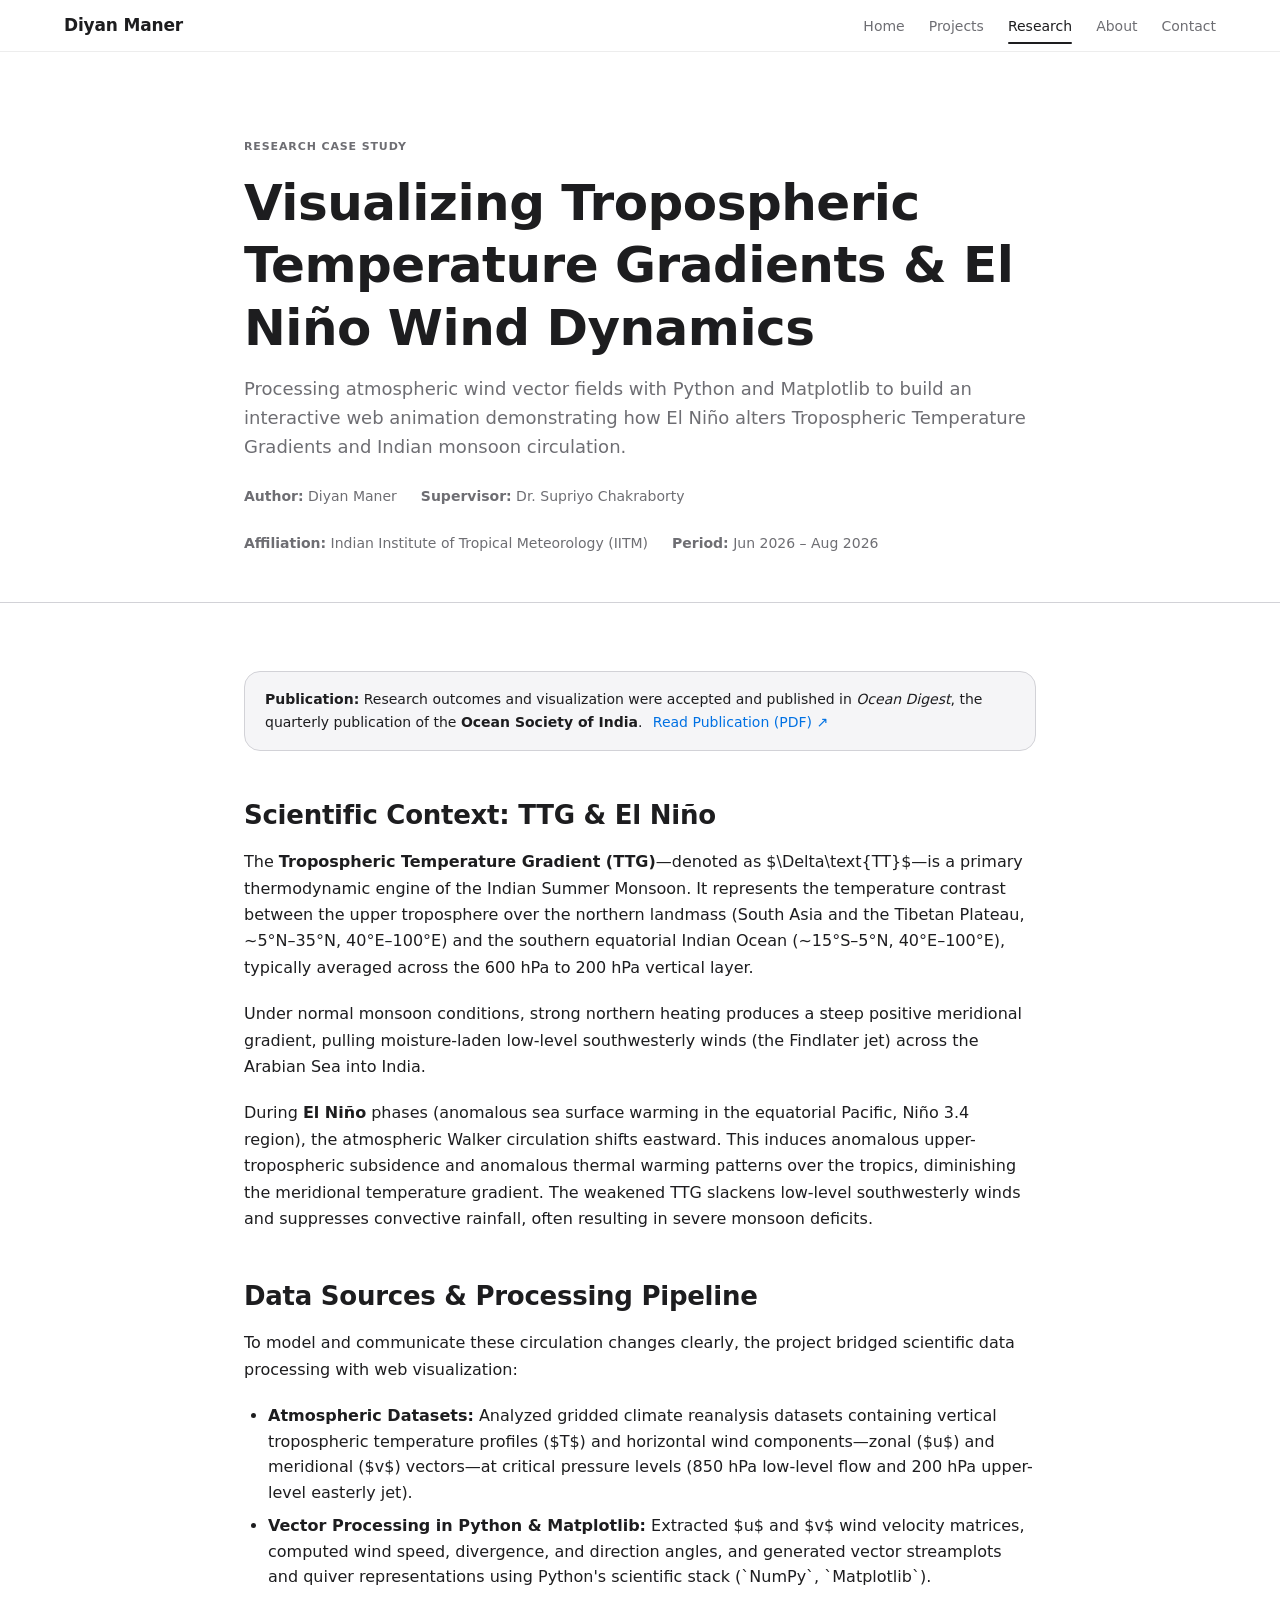
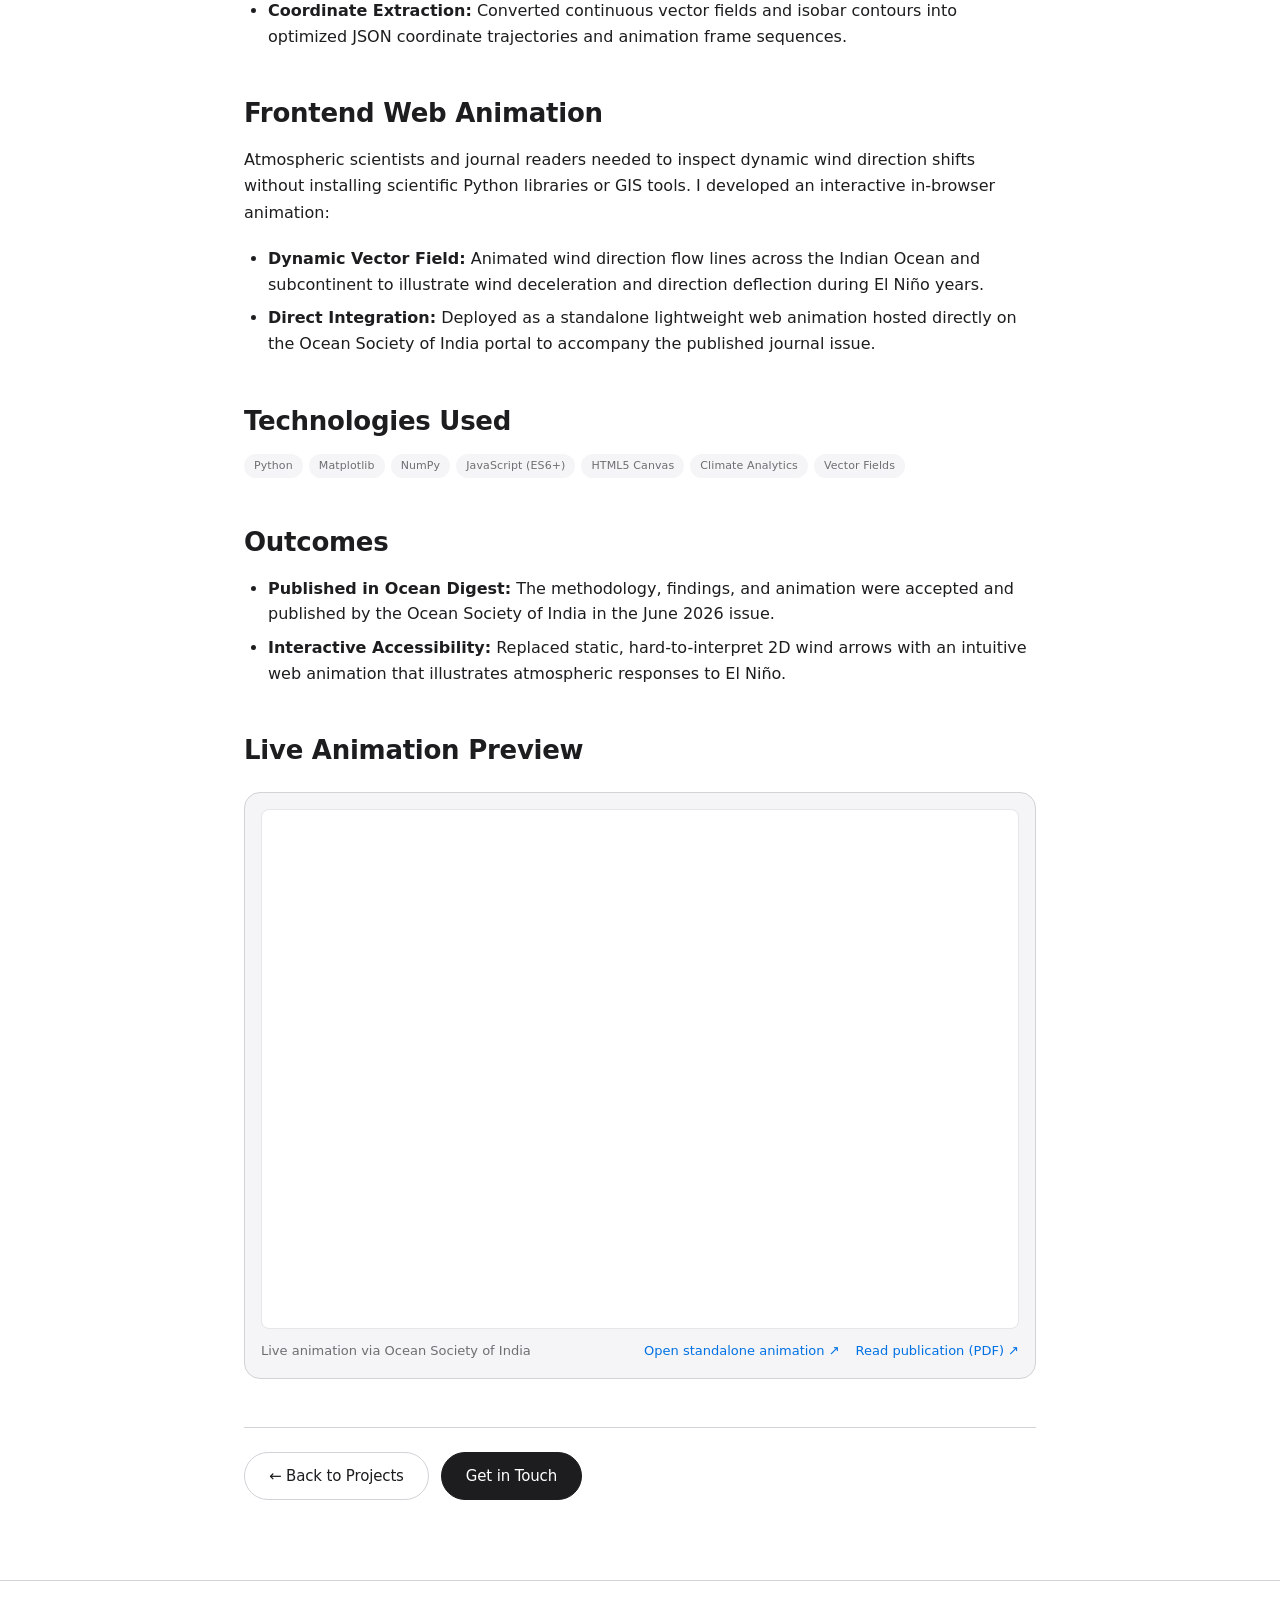
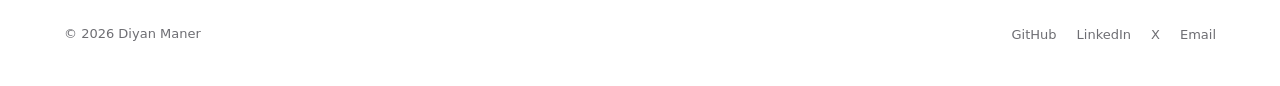
<file: research.html>
<!DOCTYPE html>
<html lang="en">
<head>
  <meta charset="UTF-8">
  <meta name="viewport" content="width=device-width, initial-scale=1.0">
  <title>Research — Diyan Maner</title>
  <meta name="description" content="Research at IITM on Tropospheric Temperature Gradients (TTG) and El Niño dynamics, published in Ocean Digest by the Ocean Society of India.">
  <link rel="canonical" href="https://dynm13.github.io/research.html">

  <meta property="og:type" content="article">
  <meta property="og:title" content="Research — Diyan Maner">
  <meta property="og:description" content="3D web visualization of Tropospheric Temperature Gradients and El Niño patterns at IITM, published in Ocean Digest.">
  <meta property="og:url" content="https://dynm13.github.io/research.html">

  <link rel="icon" type="image/svg+xml" href="assets/favicon.svg">

  <!-- Security & Anti-scrape -->
  <meta http-equiv="X-Content-Type-Options" content="nosniff">
  <meta http-equiv="X-Frame-Options" content="DENY">
  <meta http-equiv="Referrer-Policy" content="strict-origin-when-cross-origin">
  <meta http-equiv="Permissions-Policy" content="geolocation=(), microphone=(), camera=()">
  <meta http-equiv="Content-Security-Policy" content="default-src 'self'; style-src 'self' https://fonts.googleapis.com 'unsafe-inline'; font-src 'self' https://fonts.gstatic.com; script-src 'self'; img-src 'self' data:; frame-src https://www.oceansociety.in; connect-src 'none';">
  <meta name="robots" content="index, follow, noai, noimageai, noarchive">

  <link rel="preconnect" href="https://fonts.googleapis.com">
  <link rel="preconnect" href="https://fonts.gstatic.com" crossorigin>
  <link href="https://fonts.googleapis.com/css2?family=DM+Sans:ital,opsz,wght@0,9..40,400;0,9..40,500;0,9..40,600;0,9..40,700;1,9..40,400&display=swap" rel="stylesheet">
  <link rel="stylesheet" href="css/style.css">
</head>
<body>
  <a href="#main-content" class="skip-link">Skip to main content</a>

  <!-- Header -->
  <header class="site-header">
    <div class="container site-header__inner">
      <a href="index.html" class="brand" aria-label="Diyan Maner — Home">
        Diyan Maner
      </a>

      <button class="nav-toggle" aria-label="Toggle navigation menu" aria-expanded="false" aria-controls="primary-nav">
        <span class="nav-toggle__bar"></span>
        <span class="nav-toggle__bar"></span>
        <span class="nav-toggle__bar"></span>
      </button>

      <nav id="primary-nav" aria-label="Primary Navigation">
        <ul class="nav-links">
          <li><a href="index.html" class="nav-link">Home</a></li>
          <li><a href="projects.html" class="nav-link">Projects</a></li>
          <li><a href="research.html" class="nav-link active" aria-current="page">Research</a></li>
          <li><a href="about.html" class="nav-link">About</a></li>
          <li><a href="contact.html" class="nav-link">Contact</a></li>
        </ul>
      </nav>
    </div>
  </header>

  <main id="main-content">
    <!-- Header -->
    <header class="article-header">
      <div class="container" style="max-width: 840px;">
        <span class="eyebrow">Research Case Study</span>
        <h1 style="margin-top: 8px; margin-bottom: 16px;">Visualizing Tropospheric Temperature Gradients &amp; El Niño Wind Dynamics</h1>
        <p class="text-muted" style="font-size: 18px; line-height: 1.6;">
          Processing atmospheric wind vector fields with Python and Matplotlib to build an interactive web animation demonstrating how El Niño alters Tropospheric Temperature Gradients and Indian monsoon circulation.
        </p>

        <div class="article-header__meta">
          <div><strong>Author:</strong> Diyan Maner</div>
          <div><strong>Supervisor:</strong> Dr. Supriyo Chakraborty</div>
          <div><strong>Affiliation:</strong> Indian Institute of Tropical Meteorology (IITM)</div>
          <div><strong>Period:</strong> Jun 2026 – Aug 2026</div>
        </div>
      </div>
    </header>

    <!-- Content -->
    <article class="container article-content">
      <div class="callout">
        <p>
          <strong>Publication:</strong> Research outcomes and visualization were accepted and published in <em>Ocean Digest</em>, the quarterly publication of the <strong>Ocean Society of India</strong>.
          <a href="https://www.oceansociety.in/docs/ocean/ocean_digest/2026/Ocean_Digest_June_2026.pdf" target="_blank" rel="noopener noreferrer" style="margin-left: 6px;">Read Publication (PDF) ↗</a>
        </p>
      </div>

      <h2>Scientific Context: TTG &amp; El Niño</h2>
      <p>
        The <strong>Tropospheric Temperature Gradient (TTG)</strong>—denoted as $\Delta\text{TT}$—is a primary thermodynamic engine of the Indian Summer Monsoon. It represents the temperature contrast between the upper troposphere over the northern landmass (South Asia and the Tibetan Plateau, ~5°N–35°N, 40°E–100°E) and the southern equatorial Indian Ocean (~15°S–5°N, 40°E–100°E), typically averaged across the 600 hPa to 200 hPa vertical layer.
      </p>
      <p>
        Under normal monsoon conditions, strong northern heating produces a steep positive meridional gradient, pulling moisture-laden low-level southwesterly winds (the Findlater jet) across the Arabian Sea into India.
      </p>
      <p>
        During <strong>El Niño</strong> phases (anomalous sea surface warming in the equatorial Pacific, Niño 3.4 region), the atmospheric Walker circulation shifts eastward. This induces anomalous upper-tropospheric subsidence and anomalous thermal warming patterns over the tropics, diminishing the meridional temperature gradient. The weakened TTG slackens low-level southwesterly winds and suppresses convective rainfall, often resulting in severe monsoon deficits.
      </p>

      <h2>Data Sources &amp; Processing Pipeline</h2>
      <p>
        To model and communicate these circulation changes clearly, the project bridged scientific data processing with web visualization:
      </p>
      <ul>
        <li><strong>Atmospheric Datasets:</strong> Analyzed gridded climate reanalysis datasets containing vertical tropospheric temperature profiles ($T$) and horizontal wind components—zonal ($u$) and meridional ($v$) vectors—at critical pressure levels (850 hPa low-level flow and 200 hPa upper-level easterly jet).</li>
        <li><strong>Vector Processing in Python &amp; Matplotlib:</strong> Extracted $u$ and $v$ wind velocity matrices, computed wind speed, divergence, and direction angles, and generated vector streamplots and quiver representations using Python's scientific stack (`NumPy`, `Matplotlib`).</li>
        <li><strong>Coordinate Extraction:</strong> Converted continuous vector fields and isobar contours into optimized JSON coordinate trajectories and animation frame sequences.</li>
      </ul>

      <h2>Frontend Web Animation</h2>
      <p>
        Atmospheric scientists and journal readers needed to inspect dynamic wind direction shifts without installing scientific Python libraries or GIS tools. I developed an interactive in-browser animation:
      </p>
      <ul>
        <li><strong>Dynamic Vector Field:</strong> Animated wind direction flow lines across the Indian Ocean and subcontinent to illustrate wind deceleration and direction deflection during El Niño years.</li>
        <li><strong>Direct Integration:</strong> Deployed as a standalone lightweight web animation hosted directly on the Ocean Society of India portal to accompany the published journal issue.</li>
      </ul>

      <h2>Technologies Used</h2>
      <div class="card__tags" style="margin-bottom: 24px;">
        <span class="tag">Python</span>
        <span class="tag">Matplotlib</span>
        <span class="tag">NumPy</span>
        <span class="tag">JavaScript (ES6+)</span>
        <span class="tag">HTML5 Canvas</span>
        <span class="tag">Climate Analytics</span>
        <span class="tag">Vector Fields</span>
      </div>

      <h2>Outcomes</h2>
      <ul>
        <li><strong>Published in Ocean Digest:</strong> The methodology, findings, and animation were accepted and published by the Ocean Society of India in the June 2026 issue.</li>
        <li><strong>Interactive Accessibility:</strong> Replaced static, hard-to-interpret 2D wind arrows with an intuitive web animation that illustrates atmospheric responses to El Niño.</li>
      </ul>

      <h2>Live Animation Preview</h2>
      <div class="interactive-preview">
        <iframe 
          src="https://www.oceansociety.in/TTG_animation_for_OD.html" 
          title="Tropospheric Temperature Gradient 3D Animation" 
          class="preview-frame"
          loading="lazy"
          allow="fullscreen"
        ></iframe>
        <div class="preview-bar">
          <span>Live animation via Ocean Society of India</span>
          <div style="display: flex; gap: 16px;">
            <a href="https://www.oceansociety.in/TTG_animation_for_OD.html" target="_blank" rel="noopener noreferrer" class="card__link">
              Open standalone animation ↗
            </a>
            <a href="https://www.oceansociety.in/docs/ocean/ocean_digest/2026/Ocean_Digest_June_2026.pdf" target="_blank" rel="noopener noreferrer" class="card__link">
              Read publication (PDF) ↗
            </a>
          </div>
        </div>
      </div>

      <div class="btn-group" style="margin-top: 48px; padding-top: 24px; border-top: 1px solid var(--border);">
        <a href="projects.html" class="btn btn--outline">← Back to Projects</a>
        <a href="contact.html" class="btn btn--primary">Get in Touch</a>
      </div>
    </article>
  </main>

  <!-- Footer -->
  <footer class="site-footer">
    <div class="container site-footer__inner">
      <p class="site-footer__copy">© 2026 Diyan Maner</p>
      <ul class="site-footer__links">
        <li><a href="https://github.com/DynM13" target="_blank" rel="noopener noreferrer">GitHub</a></li>
        <li><a href="https://www.linkedin.com/in/diyan-maner13/" target="_blank" rel="noopener noreferrer">LinkedIn</a></li>
        <li><a href="https://x.com/diyan1306" target="_blank" rel="noopener noreferrer">X</a></li>
        <li><a href="mailto:diyanmaner06@gmail.com">Email</a></li>
      </ul>
    </div>
  </footer>

  <script src="js/main.js"></script>
</body>
</html>
</file>
<file: css/style.css>
/* ==========================================================================
   STYLE.CSS — Diyan Maner Portfolio
   Apple-inspired: SF Pro stack, bold typographic hierarchy, depth via shadow
   ========================================================================== */

/* --------------------------------------------------------------------------
   Design Tokens
   -------------------------------------------------------------------------- */
:root {
  --bg: #ffffff;
  --text: #1d1d1f;
  --text-muted: #6e6e73;
  --accent: #0071e3;
  --accent-hover: #0077ed;
  --border: #d2d2d7;
  --border-light: #e5e5ea;
  --surface: #f5f5f7;
  --surface-dark: #1d1d1f;
  --focus-ring: rgba(0, 113, 227, 0.4);

  --font: 'DM Sans', system-ui, sans-serif;
  --font-mono: SFMono-Regular, Menlo, Monaco, Consolas, monospace;

  --container-max: 1200px;
  --header-height: 52px;
  --radius-sm: 8px;
  --radius-md: 16px;
  --radius-pill: 9999px;

  --ease: cubic-bezier(0.25, 0.1, 0.25, 1);
  --fast: 0.15s ease;
  --smooth: 0.3s var(--ease);
}

/* --------------------------------------------------------------------------
   Reset & Base
   -------------------------------------------------------------------------- */
*, *::before, *::after { box-sizing: border-box; margin: 0; padding: 0; }

html { font-size: 16px; scroll-behavior: smooth; -webkit-text-size-adjust: 100%; }

body {
  font-family: var(--font);
  background: var(--bg);
  color: var(--text);
  line-height: 1.6;
  font-weight: 400;
  min-height: 100vh;
  display: flex;
  flex-direction: column;
  -webkit-font-smoothing: antialiased;
  -moz-osx-font-smoothing: grayscale;
}

img, svg { display: block; max-width: 100%; height: auto; }

a {
  color: var(--accent);
  text-decoration: none;
  transition: color var(--fast);
}
a:hover { text-decoration: underline; }

button { font-family: inherit; cursor: pointer; border: none; background: none; }

:focus-visible {
  outline: 2px solid var(--accent);
  outline-offset: 3px;
  border-radius: var(--radius-sm);
}

.skip-link {
  position: absolute;
  top: 0;
  left: 24px;
  transform: translateY(-100%);
  background: var(--accent);
  color: #fff;
  padding: 8px 16px;
  z-index: 1000;
  font-weight: 500;
  border-radius: 0 0 var(--radius-sm) var(--radius-sm);
  transition: transform var(--fast);
  opacity: 0;
  pointer-events: none;
}
.skip-link:focus {
  transform: translateY(0);
  opacity: 1;
  pointer-events: auto;
}

/* --------------------------------------------------------------------------
   Typography
   -------------------------------------------------------------------------- */
h1, h2, h3, h4 {
  color: var(--text);
  letter-spacing: normal;
}

h1 {
  font-size: clamp(34px, 4.2vw, 50px);
  font-weight: 700;
  line-height: 1.25;
  letter-spacing: -0.01em;
}

h2 {
  font-size: clamp(22px, 2.5vw, 30px);
  font-weight: 600;
  line-height: 1.3;
  letter-spacing: -0.01em;
}

h3 {
  font-size: clamp(17px, 1.8vw, 21px);
  font-weight: 600;
  line-height: 1.4;
}

h4 { font-size: 16px; font-weight: 600; line-height: 1.4; }

p {
  font-size: clamp(16px, 1.1vw, 17px);
  line-height: 1.65;
  color: var(--text);
}

.text-muted { color: var(--text-muted); }

.eyebrow {
  display: inline-block;
  font-size: 11px;
  font-weight: 700;
  letter-spacing: 0.08em;
  text-transform: uppercase;
  color: var(--text-muted);
  margin-bottom: 8px;
}

/* --------------------------------------------------------------------------
   Layout & Container
   -------------------------------------------------------------------------- */
.container {
  width: 100%;
  max-width: var(--container-max);
  margin-inline: auto;
  padding-inline: 24px;
}

main { flex: 1 0 auto; }

.section { padding-block: 80px; }
.section--alt { background: var(--surface); }
.section--dark { background: var(--surface-dark); color: #f5f5f7; }
.section--bordered { border-bottom: 1px solid var(--border); }

.section-header { margin-bottom: 48px; }
.section-header--inline {
  display: flex;
  justify-content: space-between;
  align-items: flex-end;
  flex-wrap: wrap;
  gap: 16px;
}
.section-header p { color: var(--text-muted); max-width: 600px; margin-top: 8px; }

/* --------------------------------------------------------------------------
   Header & Navigation
   -------------------------------------------------------------------------- */
.site-header {
  position: sticky;
  top: 0;
  height: var(--header-height);
  display: flex;
  align-items: center;
  background: rgba(255, 255, 255, 0.85);
  backdrop-filter: saturate(180%) blur(20px);
  -webkit-backdrop-filter: saturate(180%) blur(20px);
  border-bottom: 1px solid rgba(0, 0, 0, 0.07);
  z-index: 100;
}

.site-header__inner {
  display: flex;
  justify-content: space-between;
  align-items: center;
  width: 100%;
}

.brand {
  display: inline-flex;
  align-items: center;
  color: var(--text);
  text-decoration: none;
  font-weight: 600;
  font-size: 17px;
  letter-spacing: -0.01em;
}
.brand:hover { text-decoration: none; color: var(--text); }

.nav-links {
  display: flex;
  align-items: center;
  list-style: none;
  gap: 24px;
}

.nav-link {
  color: var(--text-muted);
  font-size: 14px;
  font-weight: 400;
  padding: 8px 0;
  text-decoration: none;
  transition: color var(--fast);
  position: relative;
}
.nav-link:hover { color: var(--text); text-decoration: none; }
.nav-link.active { color: var(--text); font-weight: 500; }
.nav-link.active::after {
  content: '';
  position: absolute;
  bottom: -2px;
  left: 0; right: 0;
  height: 1.5px;
  background: var(--text);
  border-radius: 2px;
}

.nav-toggle {
  display: none;
  flex-direction: column;
  justify-content: center;
  align-items: center;
  width: 40px;
  height: 40px;
  border-radius: var(--radius-sm);
  border: 1px solid var(--border);
  background: var(--bg);
  padding: 8px;
  gap: 4px;
}
.nav-toggle__bar {
  width: 20px;
  height: 1.5px;
  background: var(--text);
  transition: transform var(--smooth), opacity var(--smooth);
}
.nav-toggle.open .nav-toggle__bar:nth-child(1) { transform: translateY(5.5px) rotate(45deg); }
.nav-toggle.open .nav-toggle__bar:nth-child(2) { opacity: 0; }
.nav-toggle.open .nav-toggle__bar:nth-child(3) { transform: translateY(-5.5px) rotate(-45deg); }

/* --------------------------------------------------------------------------
   Buttons
   -------------------------------------------------------------------------- */
.btn {
  display: inline-flex;
  align-items: center;
  justify-content: center;
  gap: 8px;
  font-size: 15px;
  font-weight: 500;
  padding: 11px 24px;
  border-radius: var(--radius-pill);
  transition: background var(--fast), box-shadow var(--fast), transform var(--fast);
  text-decoration: none;
  white-space: nowrap;
  letter-spacing: -0.01em;
}
.btn:hover { text-decoration: none; transform: translateY(-1px); }
.btn:active { transform: translateY(0); }

/* Primary — near-black, premium CTA */
.btn--primary {
  background: #1d1d1f;
  color: #ffffff;
  border: 1.5px solid #1d1d1f;
}
.btn--primary:hover {
  background: #3d3d3f;
  border-color: #3d3d3f;
  color: #ffffff;
  box-shadow: 0 4px 14px rgba(0, 0, 0, 0.2);
}

/* Outline */
.btn--outline {
  background: transparent;
  color: var(--text);
  border: 1.5px solid var(--border);
}
.btn--outline:hover {
  background: var(--surface);
  border-color: #b0b0b7;
  color: var(--text);
  box-shadow: 0 2px 8px rgba(0, 0, 0, 0.08);
}

/* Ghost — white version for dark sections */
.btn--ghost {
  background: rgba(255, 255, 255, 0.1);
  color: #ffffff;
  border: 1.5px solid rgba(255, 255, 255, 0.3);
}
.btn--ghost:hover {
  background: rgba(255, 255, 255, 0.18);
  border-color: rgba(255, 255, 255, 0.5);
  color: #ffffff;
}

.btn-group {
  display: flex;
  flex-wrap: wrap;
  gap: 12px;
  margin-top: 28px;
}

/* --------------------------------------------------------------------------
   Filter Chips
   -------------------------------------------------------------------------- */
.filter-bar {
  display: flex;
  flex-wrap: wrap;
  gap: 8px;
  margin-bottom: 48px;
}

.filter-chip {
  background: var(--bg);
  border: 1px solid var(--border);
  color: var(--text-muted);
  font-size: 13px;
  font-weight: 500;
  padding: 5px 14px;
  border-radius: var(--radius-pill);
  transition: var(--fast);
}
.filter-chip:hover { background: var(--surface); color: var(--text); }
.filter-chip.active {
  background: var(--text);
  border-color: var(--text);
  color: #ffffff;
}

/* --------------------------------------------------------------------------
   Cards & Grid
   -------------------------------------------------------------------------- */
.grid {
  display: grid;
  grid-template-columns: repeat(3, 1fr);
  gap: 20px;
}
.grid--2col { grid-template-columns: repeat(2, 1fr); }

.card {
  background: var(--bg);
  border: 1px solid var(--border-light);
  border-radius: var(--radius-md);
  padding: 24px;
  display: flex;
  flex-direction: column;
  height: 100%;
  transition: transform var(--smooth), box-shadow var(--smooth), border-color var(--fast);
}
.card:hover {
  transform: translateY(-4px);
  box-shadow: 0 12px 36px rgba(0, 0, 0, 0.1);
  border-color: var(--border);
}

.card__header {
  display: flex;
  justify-content: space-between;
  align-items: center;
  margin-bottom: 14px;
}

.card__date {
  font-size: 12px;
  color: var(--text-muted);
  font-variant-numeric: tabular-nums;
}

.card__title {
  font-size: 18px;
  font-weight: 600;
  margin-bottom: 8px;
  line-height: 1.3;
  letter-spacing: -0.015em;
}
.card__title a { color: var(--text); text-decoration: none; }
.card__title a:hover { color: var(--accent); text-decoration: none; }

.card__description {
  color: var(--text-muted);
  font-size: 14px;
  line-height: 1.6;
  margin-bottom: 20px;
  flex-grow: 1;
}

.card__tags {
  display: flex;
  flex-wrap: wrap;
  gap: 6px;
  margin-bottom: 16px;
}

.tag {
  background: var(--surface);
  color: var(--text-muted);
  font-size: 11px;
  font-weight: 500;
  padding: 3px 10px;
  border-radius: var(--radius-pill);
  letter-spacing: 0.01em;
}

.card__footer {
  display: flex;
  align-items: center;
  justify-content: space-between;
  padding-top: 16px;
  border-top: 1px solid var(--border-light);
  font-size: 13px;
}

.card__link {
  display: inline-flex;
  align-items: center;
  gap: 3px;
  font-weight: 500;
  color: var(--accent);
  font-size: 13px;
}
.card__link:hover { text-decoration: underline; }

/* --------------------------------------------------------------------------
   Hero
   -------------------------------------------------------------------------- */
.hero {
  padding-top: 100px;
  padding-bottom: 100px;
  background: var(--bg);
}

.hero__title {
  max-width: 820px;
  margin-bottom: 20px;
}

.hero__subtitle {
  font-size: clamp(17px, 1.4vw, 20px);
  color: var(--text-muted);
  max-width: 660px;
  line-height: 1.6;
  font-weight: 400;
}

/* --------------------------------------------------------------------------
   Research / Article Layout
   -------------------------------------------------------------------------- */
.article-header {
  padding-top: 80px;
  padding-bottom: 48px;
  border-bottom: 1px solid var(--border);
}

.article-header__meta {
  display: flex;
  flex-wrap: wrap;
  gap: 24px;
  color: var(--text-muted);
  font-size: 14px;
  margin-top: 24px;
}

.article-content {
  padding-top: 48px;
  padding-bottom: 80px;
  max-width: 840px;
}

.article-content h2 {
  margin-top: 48px;
  margin-bottom: 16px;
  font-size: clamp(20px, 2.4vw, 26px);
}

.article-content h3 {
  margin-top: 28px;
  margin-bottom: 10px;
  font-size: 18px;
}

.article-content p { margin-bottom: 20px; }

.article-content ul, .article-content ol {
  margin-bottom: 20px;
  padding-left: 24px;
}
.article-content li { margin-bottom: 8px; color: var(--text); }

.callout {
  background: var(--surface);
  border: 1px solid var(--border);
  border-radius: var(--radius-md);
  padding: 16px 20px;
  margin: 20px 0;
}
.callout p { margin: 0; font-size: 14px; }

.interactive-preview {
  background: var(--surface);
  border: 1px solid var(--border);
  border-radius: var(--radius-md);
  padding: 16px;
  margin: 24px 0;
}

.preview-frame {
  width: 100%;
  height: 520px;
  border: 1px solid var(--border-light);
  border-radius: var(--radius-sm);
  background: #ffffff;
  display: block;
}

.preview-bar {
  display: flex;
  justify-content: space-between;
  align-items: center;
  flex-wrap: wrap;
  gap: 12px;
  margin-top: 12px;
  font-size: 13px;
  color: var(--text-muted);
}

/* --------------------------------------------------------------------------
   About Page
   -------------------------------------------------------------------------- */
.skills-list {
  display: flex;
  flex-wrap: wrap;
  gap: 8px;
}

.timeline {
  display: flex;
  flex-direction: column;
  gap: 24px;
  margin-top: 20px;
  border-left: 2px solid var(--border);
  padding-left: 24px;
}

.timeline-item { position: relative; }
.timeline-item::before {
  content: '';
  position: absolute;
  left: calc(-24px - 5px);
  top: 6px;
  width: 8px;
  height: 8px;
  border-radius: 50%;
  background: var(--accent);
}

.timeline-item__period { font-size: 12px; color: var(--text-muted); }
.timeline-item__title { font-size: 16px; font-weight: 600; margin: 2px 0 4px; }
.timeline-item__meta { font-size: 13px; color: var(--text-muted); }

/* --------------------------------------------------------------------------
   Contact
   -------------------------------------------------------------------------- */
.contact-container {
  display: grid;
  grid-template-columns: 1fr 1fr;
  gap: 48px;
  margin-top: 48px;
}

.contact-card {
  border: 1px solid var(--border-light);
  border-radius: var(--radius-md);
  padding: 24px;
  margin-bottom: 16px;
  background: var(--bg);
  transition: box-shadow var(--smooth);
}
.contact-card:hover { box-shadow: 0 4px 16px rgba(0,0,0,0.06); }

.form-group { margin-bottom: 16px; }

.form-label {
  display: block;
  font-size: 13px;
  font-weight: 500;
  margin-bottom: 6px;
  color: var(--text);
}

.form-input, .form-textarea {
  width: 100%;
  font-family: inherit;
  font-size: 15px;
  color: var(--text);
  background: var(--bg);
  border: 1px solid var(--border);
  border-radius: var(--radius-sm);
  padding: 10px 14px;
  transition: border-color var(--fast), box-shadow var(--fast);
}
.form-input:focus, .form-textarea:focus {
  outline: none;
  border-color: var(--accent);
  box-shadow: 0 0 0 3px var(--focus-ring);
}
.form-textarea { resize: vertical; min-height: 120px; }

/* --------------------------------------------------------------------------
   Footer
   -------------------------------------------------------------------------- */
.site-footer {
  border-top: 1px solid var(--border);
  background: var(--bg);
  padding-block: 40px;
  margin-top: auto;
}

.site-footer__inner {
  display: flex;
  justify-content: space-between;
  align-items: center;
  flex-wrap: wrap;
  gap: 16px;
}

.site-footer__links {
  display: flex;
  gap: 20px;
  list-style: none;
}
.site-footer__links a { color: var(--text-muted); font-size: 13px; }
.site-footer__links a:hover { color: var(--text); text-decoration: none; }
.site-footer__copy { color: var(--text-muted); font-size: 13px; }

/* --------------------------------------------------------------------------
   404
   -------------------------------------------------------------------------- */
.error-page { text-align: center; padding: 80px 0; }
.error-page__code {
  font-size: clamp(64px, 10vw, 120px);
  font-weight: 700;
  line-height: 1;
  color: var(--border);
  margin-bottom: 16px;
}

/* --------------------------------------------------------------------------
   Responsive
   -------------------------------------------------------------------------- */
@media (max-width: 1024px) {
  .grid { grid-template-columns: repeat(2, 1fr); }
  .contact-container { grid-template-columns: 1fr; gap: 24px; }
}

@media (max-width: 768px) {
  .hero { padding-block: 60px; }
  .section { padding-block: 56px; }
  .preview-frame { height: 380px; }

  .nav-toggle { display: flex; }

  .nav-links {
    position: fixed;
    top: var(--header-height);
    left: 0; right: 0;
    background: rgba(255,255,255,0.96);
    backdrop-filter: blur(16px);
    flex-direction: column;
    align-items: flex-start;
    padding: 24px;
    border-bottom: 1px solid var(--border);
    gap: 16px;
    box-shadow: 0 12px 24px rgba(0,0,0,0.06);
    transform: translateY(-110%);
    opacity: 0;
    pointer-events: none;
    transition: transform var(--smooth), opacity var(--smooth);
  }
  .nav-links.open { transform: translateY(0); opacity: 1; pointer-events: auto; }

  .grid { grid-template-columns: 1fr; }

  .btn-group { flex-direction: column; align-items: stretch; }
  .btn { width: 100%; justify-content: center; }

  .site-footer__inner { flex-direction: column; align-items: flex-start; }
}

@media print {
  .site-header, .site-footer, .nav-toggle, .btn-group { display: none !important; }
  body { color: #000; background: #fff; }
}
</file>
